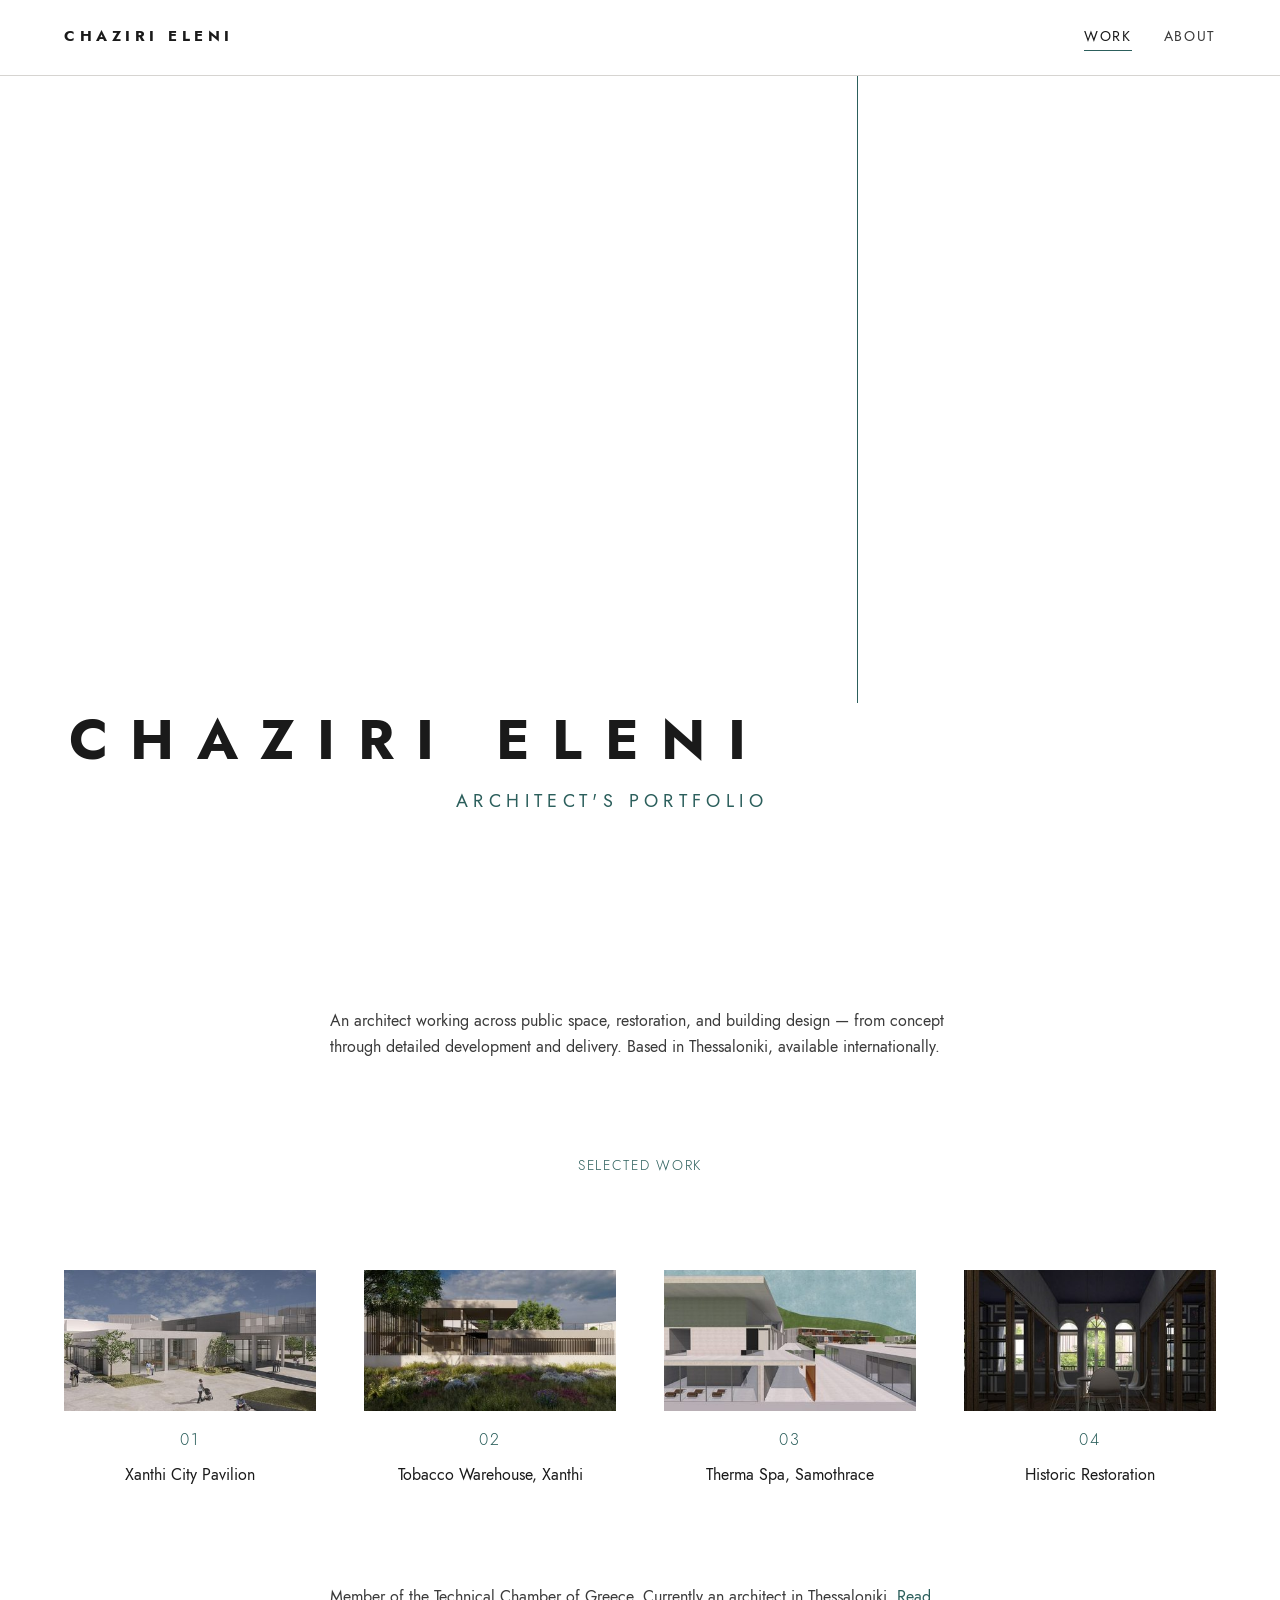
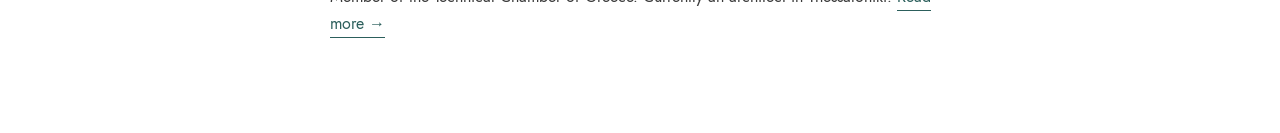
<file: index.html>
<!doctype html>
<html lang="en">
<head>
  <meta charset="utf-8">
  <meta name="viewport" content="width=device-width, initial-scale=1">
  <title>Chaziri Eleni — Architect's Portfolio</title>
  <meta name="description" content="Portfolio of architect Chaziri Eleni: public space, restoration, and building design from concept to detailed delivery.">
  <link rel="stylesheet" href="styles/base.css">
  <link rel="stylesheet" href="styles/site.css">
  <link rel="preload" as="font" type="font/woff2" href="styles/fonts/jost-400.woff2" crossorigin>
</head>
<body>
  <a class="skip-link" href="#work">Skip to work</a>

  <header class="site-header">
    <div class="frame site-header__inner">
      <a class="site-header__wordmark" href="index.html">Chaziri Eleni</a>
      <nav class="site-nav" aria-label="Primary">
        <a href="index.html#work" aria-current="page">Work</a>
        <a href="about.html">About</a>
      </nav>
    </div>
  </header>

  <main id="main">
    <section class="hero">
      <div class="frame hero__wordmark">
        <h1 class="t-hero">Chaziri Eleni</h1>
        <span class="t-hero-sub">Architect's Portfolio</span>
      </div>
    </section>

    <section class="frame statement">
      <p>An architect working across public space, restoration, and building design — from concept through detailed development and delivery. Based in Thessaloniki, available internationally.</p>
    </section>

    <section id="work" class="frame">
      <h2 class="section-eyebrow">Selected Work</h2>
      <div class="work-grid">
        <a class="work-card" href="projects/01-xanthi-pavilion.html">
          <img src="images/web/project-01/image-01-400.jpg"
               srcset="images/web/project-01/image-01-400.jpg 400w,
                       images/web/project-01/image-01-800.jpg 800w"
               sizes="(min-width: 1000px) 25vw, (min-width: 600px) 50vw, 100vw"
               width="595" height="335"
               alt="Exterior render of the Xanthi City Pavilion">
          <span class="work-card__num">01</span>
          <span class="work-card__title">Xanthi City Pavilion</span>
        </a>

        <a class="work-card" href="projects/02-tobacco-warehouse.html">
          <img src="images/web/project-02/image-28-400.jpg"
               srcset="images/web/project-02/image-28-400.jpg 400w,
                       images/web/project-02/image-28-800.jpg 800w"
               sizes="(min-width: 1000px) 25vw, (min-width: 600px) 50vw, 100vw"
               width="922" height="562"
               alt="Restored tobacco warehouse on Nestos Street, Xanthi">
          <span class="work-card__num">02</span>
          <span class="work-card__title">Tobacco Warehouse, Xanthi</span>
        </a>

        <a class="work-card" href="projects/03-therma-spa.html">
          <img src="images/web/project-03/image-01-400.jpg"
               srcset="images/web/project-03/image-01-400.jpg 400w,
                       images/web/project-03/image-01-800.jpg 800w"
               sizes="(min-width: 1000px) 25vw, (min-width: 600px) 50vw, 100vw"
               width="594" height="334"
               alt="Spa facilities and hospitality areas in Therma, Samothrace">
          <span class="work-card__num">03</span>
          <span class="work-card__title">Therma Spa, Samothrace</span>
        </a>

        <a class="work-card" href="projects/04-historic-restoration.html">
          <img src="images/web/project-04/image-06-400.jpg"
               srcset="images/web/project-04/image-06-400.jpg 400w,
                       images/web/project-04/image-06-800.jpg 800w"
               sizes="(min-width: 1000px) 25vw, (min-width: 600px) 50vw, 100vw"
               width="658" height="757"
               alt="Restored facade of historic building">
          <span class="work-card__num">04</span>
          <span class="work-card__title">Historic Restoration</span>
        </a>
      </div>
    </section>

    <section class="frame about-teaser">
      <p>Member of the Technical Chamber of Greece. Currently an architect in Thessaloniki. <a href="about.html">Read more →</a></p>
    </section>
  </main>
</body>
</html>
</file>
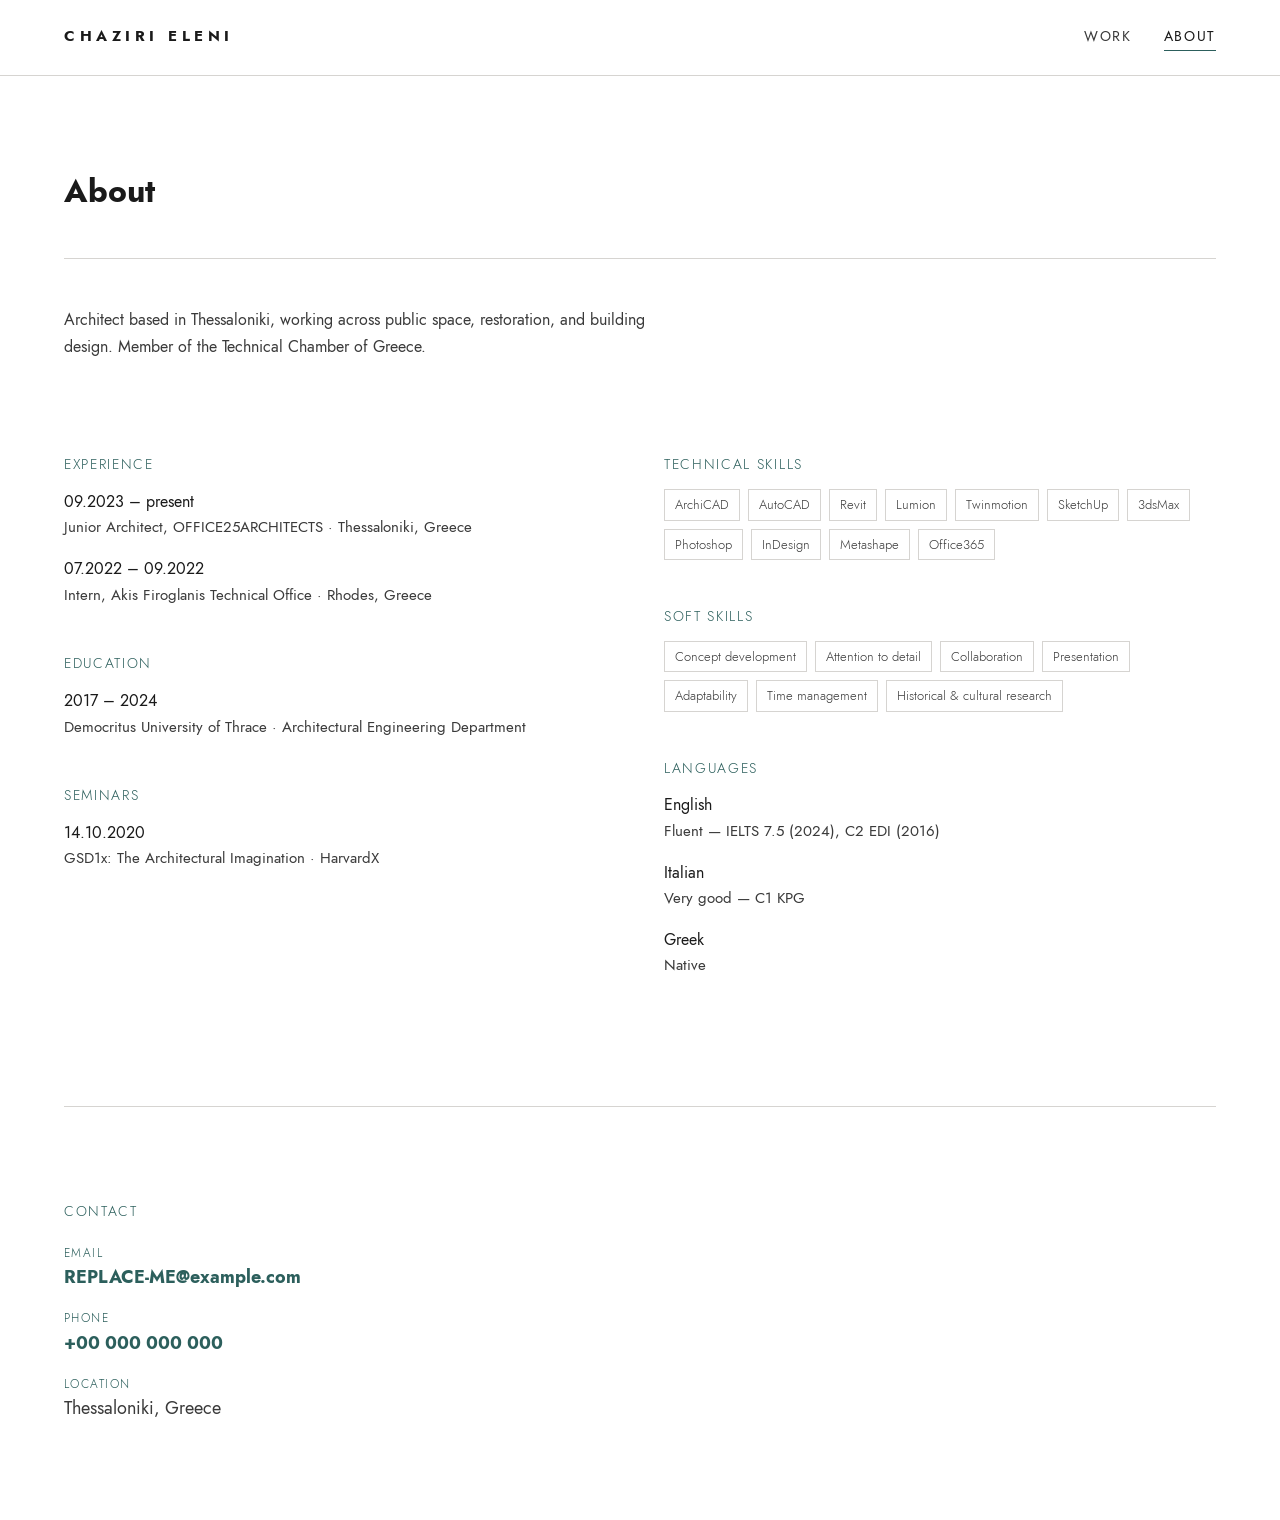
<file: about.html>
<!doctype html>
<html lang="en">
<head>
  <meta charset="utf-8">
  <meta name="viewport" content="width=device-width, initial-scale=1">
  <title>About — Chaziri Eleni</title>
  <meta name="description" content="Chaziri Eleni — architect based in Thessaloniki, working across public space, restoration, and building design.">
  <link rel="stylesheet" href="styles/base.css">
  <link rel="stylesheet" href="styles/site.css">
  <link rel="preload" as="font" type="font/woff2" href="styles/fonts/jost-400.woff2" crossorigin>
</head>
<body>
  <a class="skip-link" href="#main">Skip to content</a>

  <header class="site-header">
    <div class="frame site-header__inner">
      <a class="site-header__wordmark" href="index.html">Chaziri Eleni</a>
      <nav class="site-nav" aria-label="Primary">
        <a href="index.html#work">Work</a>
        <a href="about.html" aria-current="page">About</a>
      </nav>
    </div>
  </header>

  <main id="main">
    <div class="frame">
      <header class="about-header">
        <h1 class="t-h1">About</h1>
        <hr class="rule">
      </header>

      <p>Architect based in Thessaloniki, working across public space, restoration, and building design. Member of the Technical Chamber of Greece.</p>

      <section class="about-grid" aria-label="Experience, education and skills">
        <div class="about-block">
          <h2>Experience</h2>
          <dl>
            <dt>09.2023 – present</dt>
            <dd>Junior Architect, OFFICE25ARCHITECTS · Thessaloniki, Greece</dd>
            <dt>07.2022 – 09.2022</dt>
            <dd>Intern, Akis Firoglanis Technical Office · Rhodes, Greece</dd>
          </dl>

          <h2>Education</h2>
          <dl>
            <dt>2017 – 2024</dt>
            <dd>Democritus University of Thrace · Architectural Engineering Department</dd>
          </dl>

          <h2>Seminars</h2>
          <dl>
            <dt>14.10.2020</dt>
            <dd>GSD1x: The Architectural Imagination · HarvardX</dd>
          </dl>
        </div>

        <div class="about-block">
          <h2>Technical Skills</h2>
          <ul class="skill-tags">
            <li>ArchiCAD</li>
            <li>AutoCAD</li>
            <li>Revit</li>
            <li>Lumion</li>
            <li>Twinmotion</li>
            <li>SketchUp</li>
            <li>3dsMax</li>
            <li>Photoshop</li>
            <li>InDesign</li>
            <li>Metashape</li>
            <li>Office365</li>
          </ul>

          <h2>Soft Skills</h2>
          <ul class="skill-tags">
            <li>Concept development</li>
            <li>Attention to detail</li>
            <li>Collaboration</li>
            <li>Presentation</li>
            <li>Adaptability</li>
            <li>Time management</li>
            <li>Historical &amp; cultural research</li>
          </ul>

          <h2>Languages</h2>
          <dl>
            <dt>English</dt>
            <dd>Fluent — IELTS 7.5 (2024), C2 EDI (2016)</dd>
            <dt>Italian</dt>
            <dd>Very good — C1 KPG</dd>
            <dt>Greek</dt>
            <dd>Native</dd>
          </dl>
        </div>
      </section>

      <hr class="rule">

      <section id="contact" class="contact-block" aria-label="Contact">
        <h2 class="section-eyebrow">Contact</h2>
        <dl>
          <dt>Email</dt>
          <dd><a href="mailto:REPLACE-ME@example.com">REPLACE-ME@example.com</a></dd>
          <dt>Phone</dt>
          <dd><a href="tel:+00000000000">+00 000 000 000</a></dd>
          <dt>Location</dt>
          <dd>Thessaloniki, Greece</dd>
        </dl>
      </section>
    </div>
  </main>
</body>
</html>
</file>
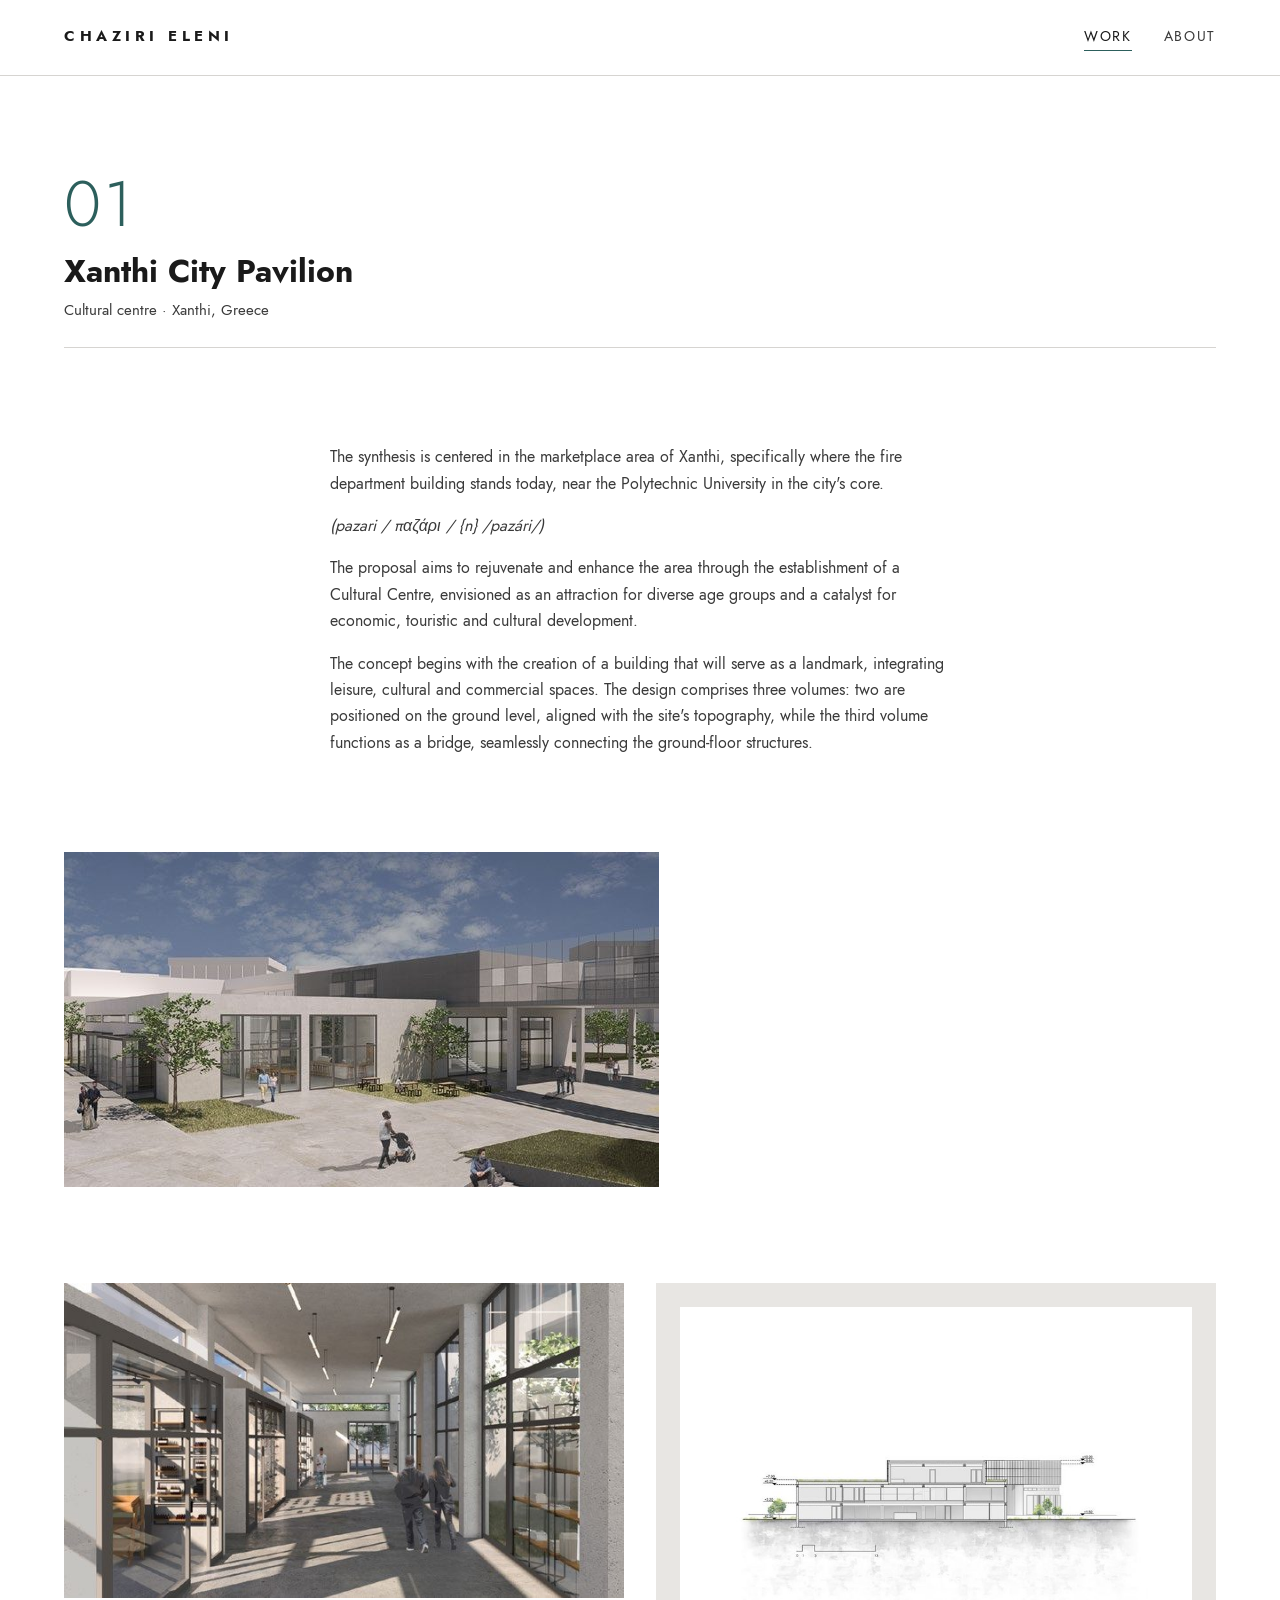
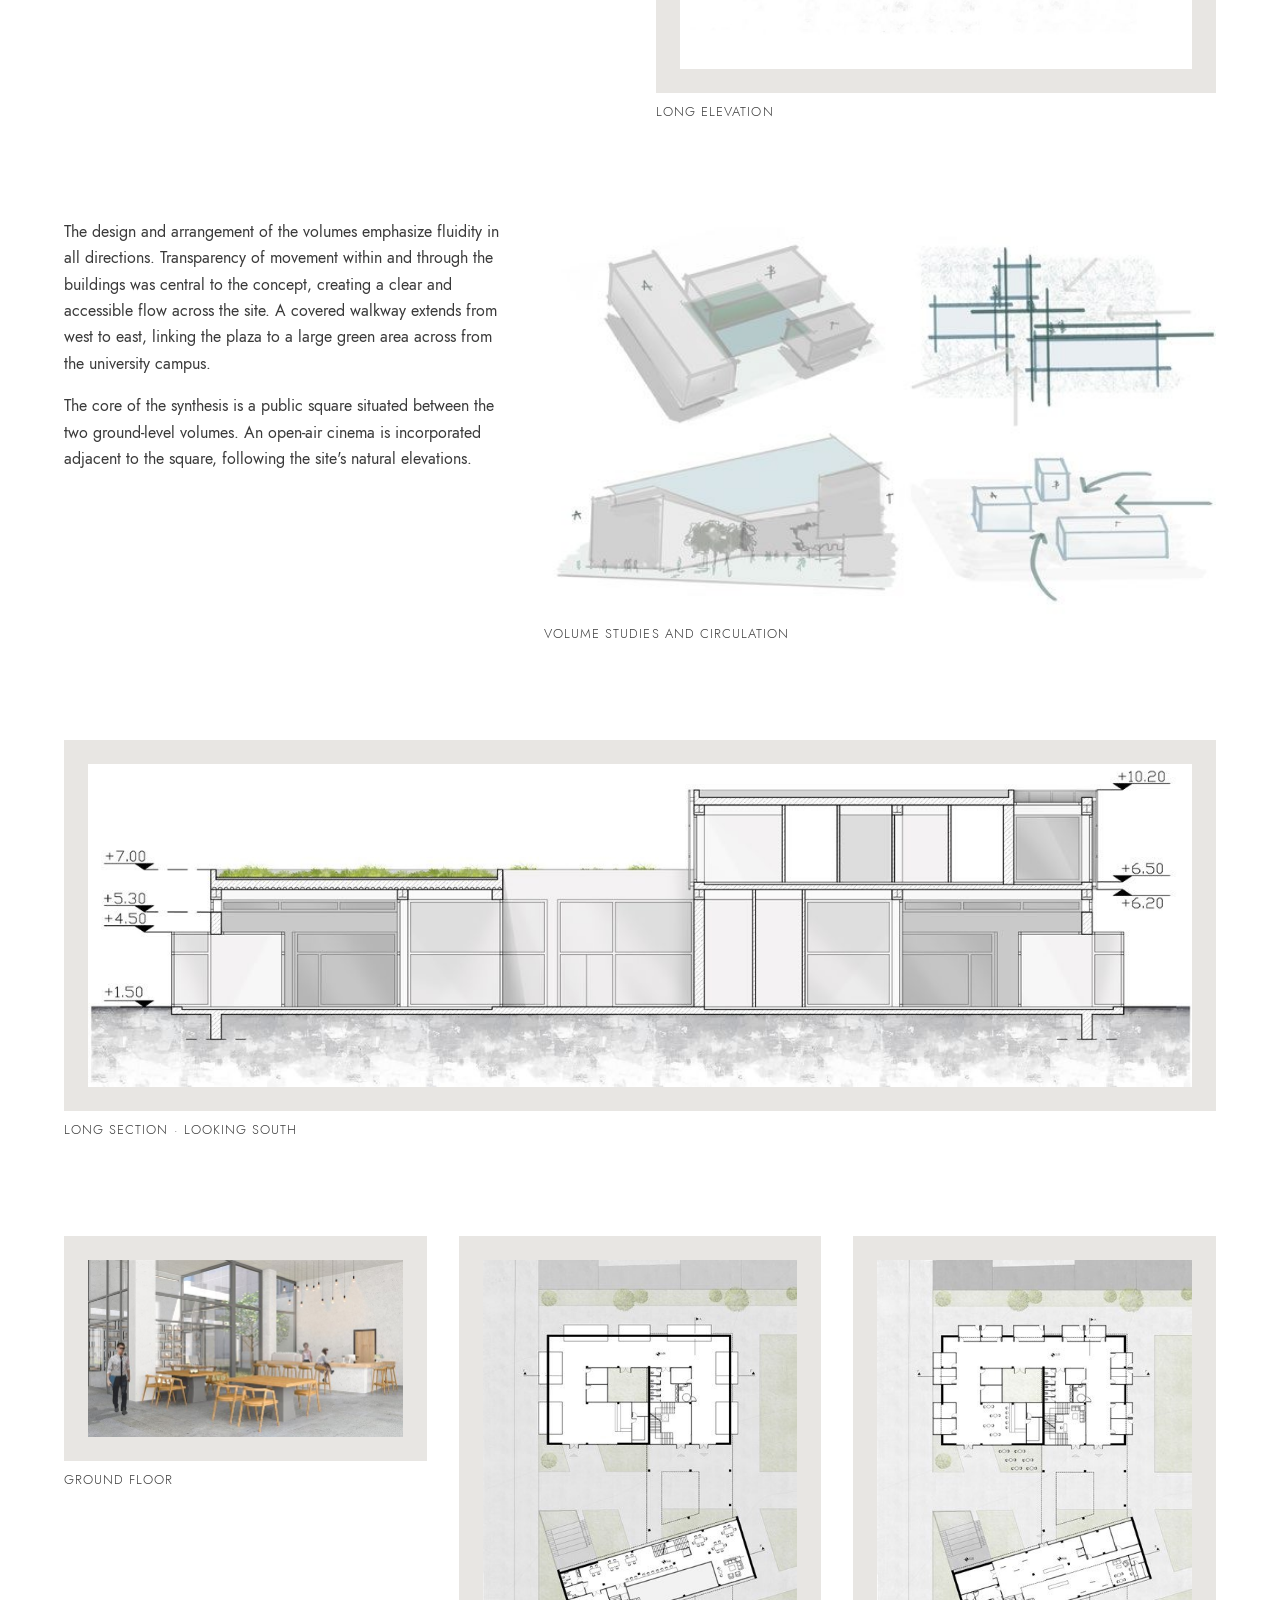
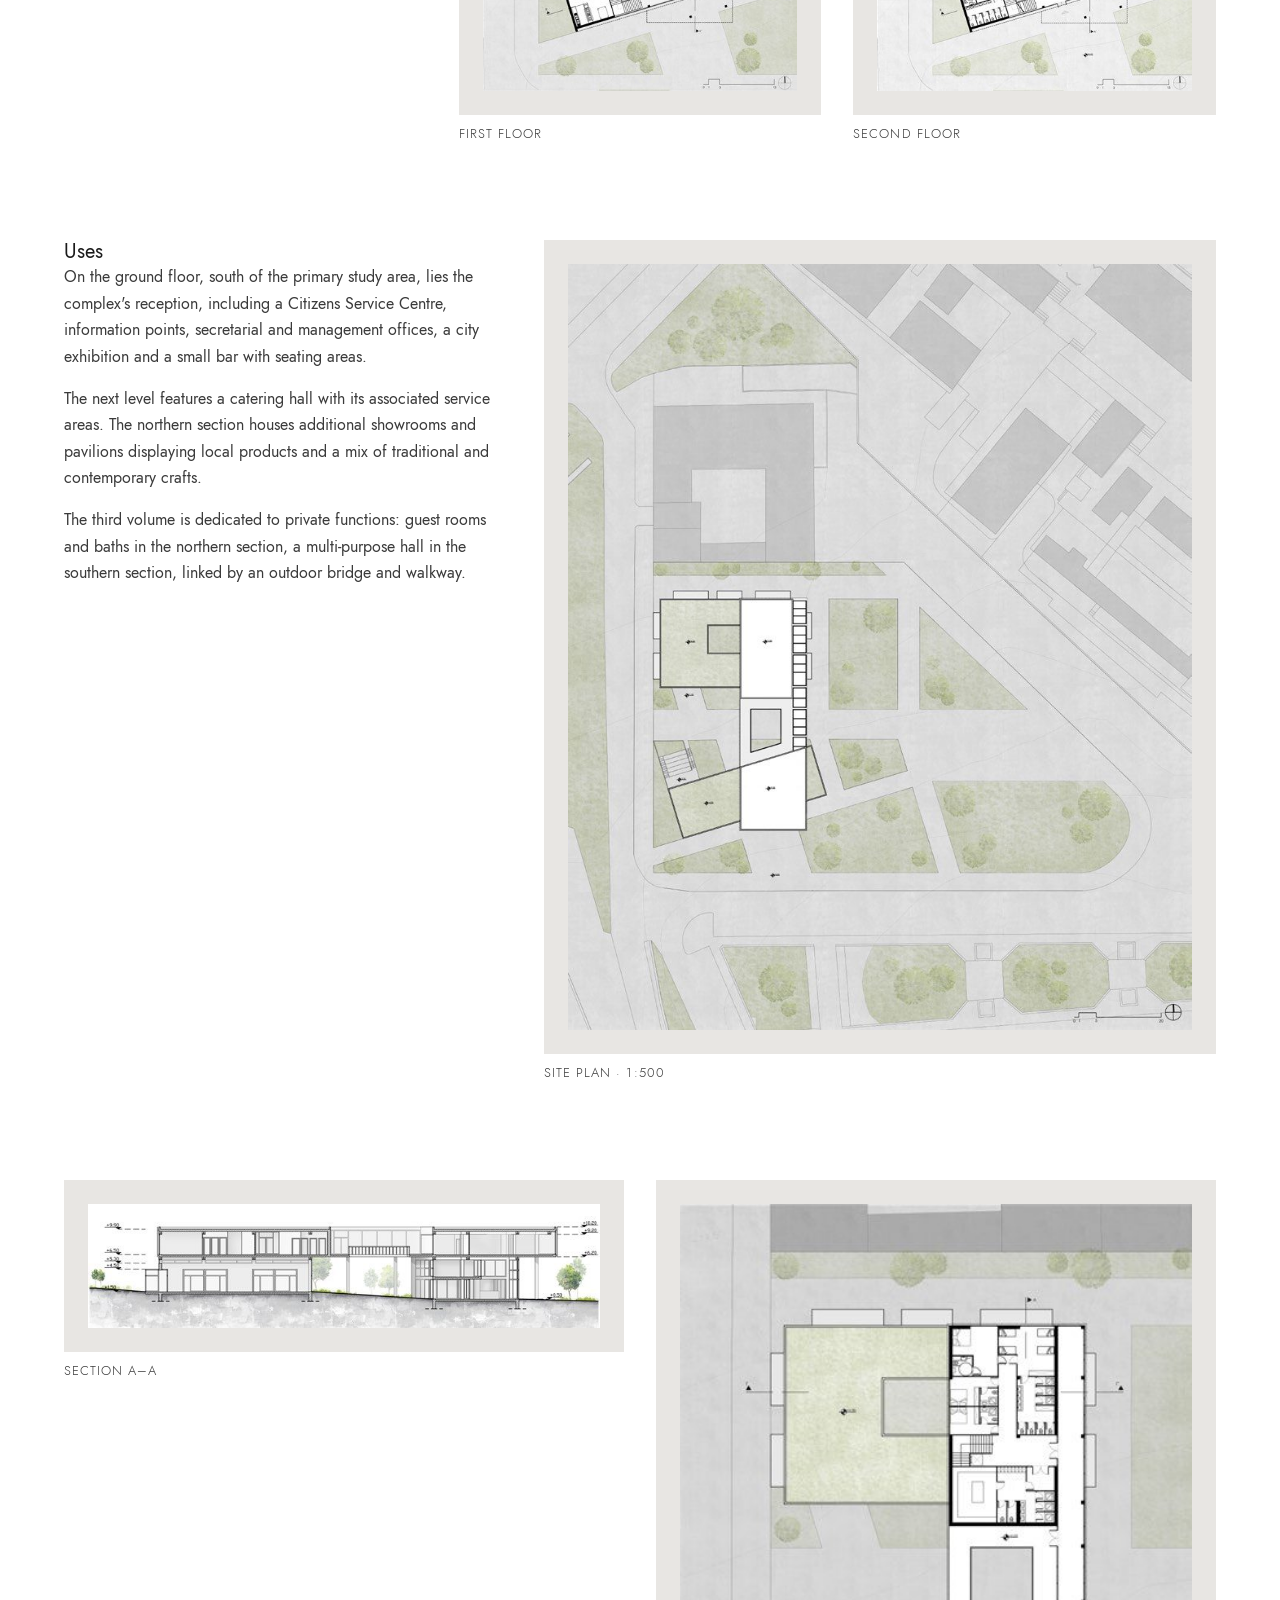
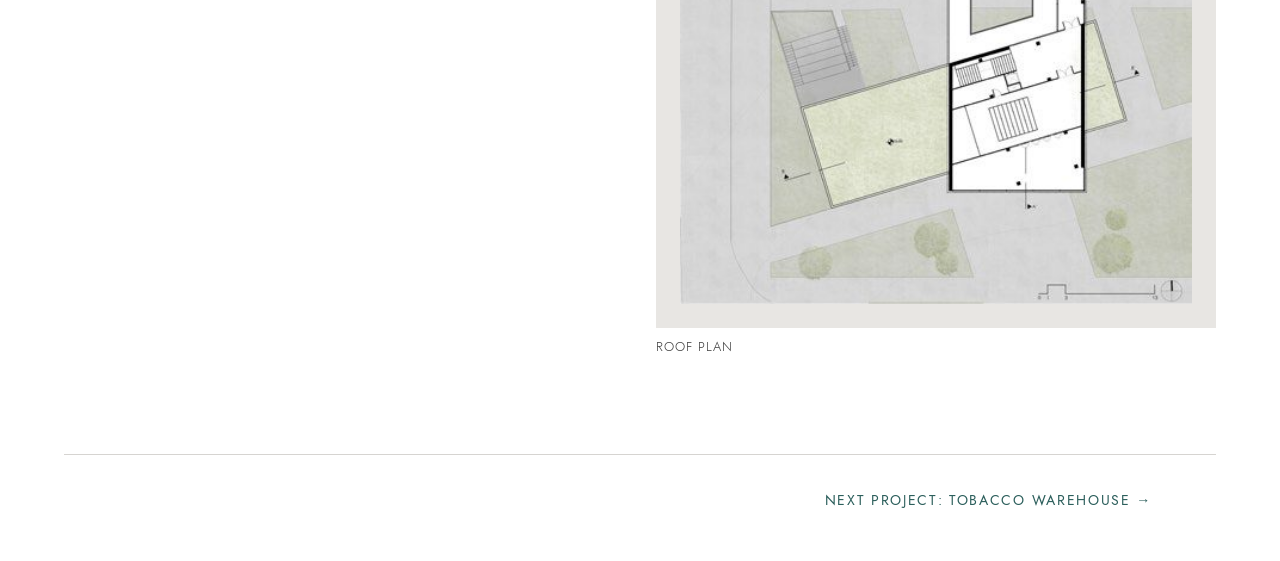
<file: projects/01-xanthi-pavilion.html>
<!doctype html>
<html lang="en">
<head>
  <meta charset="utf-8">
  <meta name="viewport" content="width=device-width, initial-scale=1">
  <title>Xanthi City Pavilion — Chaziri Eleni</title>
  <meta name="description" content="A cultural centre for Xanthi: three volumes integrating leisure, cultural and commercial spaces around a public square.">
  <link rel="stylesheet" href="../styles/base.css">
  <link rel="stylesheet" href="../styles/site.css">
  <link rel="stylesheet" href="../styles/project.css">
  <link rel="preload" as="font" type="font/woff2" href="../styles/fonts/jost-400.woff2" crossorigin>
</head>
<body>
  <a class="skip-link" href="#main">Skip to content</a>

  <header class="site-header">
    <div class="frame site-header__inner">
      <a class="site-header__wordmark" href="../index.html">Chaziri Eleni</a>
      <nav class="site-nav" aria-label="Primary">
        <a href="../index.html#work" aria-current="page">Work</a>
        <a href="../about.html">About</a>
      </nav>
    </div>
  </header>

  <main id="main" class="frame">
    <article>
      <header class="project-header">
        <span class="project-header__num">01</span>
        <h1 class="project-header__title">Xanthi City Pavilion</h1>
        <span class="project-header__meta">Cultural centre · Xanthi, Greece</span>
        <hr class="project-header__rule">
      </header>

      <section class="spread spread--text-only">
        <p>The synthesis is centered in the marketplace area of Xanthi, specifically where the fire department building stands today, near the Polytechnic University in the city's core.</p>
        <p><em>(pazari / παζάρι / {n} /pazári/)</em></p>
        <p>The proposal aims to rejuvenate and enhance the area through the establishment of a Cultural Centre, envisioned as an attraction for diverse age groups and a catalyst for economic, touristic and cultural development.</p>
        <p>The concept begins with the creation of a building that will serve as a landmark, integrating leisure, cultural and commercial spaces. The design comprises three volumes: two are positioned on the ground level, aligned with the site's topography, while the third volume functions as a bridge, seamlessly connecting the ground-floor structures.</p>
      </section>

      <section class="spread spread--full">
        <figure>
          <img src="../images/web/project-01/image-01-1600.jpg"
               srcset="../images/web/project-01/image-01-800.jpg 800w,
                       ../images/web/project-01/image-01-1600.jpg 1600w"
               sizes="(min-width: 1000px) 1400px, 100vw"
               width="595" height="335"
               fetchpriority="high"
               alt="Exterior render of the Xanthi City Pavilion: a low concrete volume with full-height glazing opening onto a paved public square.">
        </figure>
      </section>

      <section class="spread spread--two-up">
        <figure>
          <img src="../images/web/project-01/image-04-1600.jpg"
               srcset="../images/web/project-01/image-04-400.jpg 400w,
                       ../images/web/project-01/image-04-800.jpg 800w,
                       ../images/web/project-01/image-04-1600.jpg 1600w"
               sizes="(min-width: 600px) 50vw, 100vw"
               width="631" height="355"
               loading="lazy"
               alt="Interior view of the covered walkway lined with shelving displays, linear pendant lighting and full-height glazing onto the public square.">
        </figure>
        <figure>
          <div class="drawing">
            <img src="../images/web/project-01/image-09-1600.jpg"
                 srcset="../images/web/project-01/image-09-400.jpg 400w,
                         ../images/web/project-01/image-09-800.jpg 800w,
                         ../images/web/project-01/image-09-1600.jpg 1600w"
                 sizes="(min-width: 600px) 50vw, 100vw"
                 width="817" height="578"
                 loading="lazy"
                 alt="Long elevation showing the three volumes from across the public square, with the upper bridging volume connecting the two ground-level structures.">
          </div>
          <figcaption>Long elevation</figcaption>
        </figure>
      </section>

      <section class="spread spread--asymmetric">
        <div class="text">
          <p>The design and arrangement of the volumes emphasize fluidity in all directions. Transparency of movement within and through the buildings was central to the concept, creating a clear and accessible flow across the site. A covered walkway extends from west to east, linking the plaza to a large green area across from the university campus.</p>
          <p>The core of the synthesis is a public square situated between the two ground-level volumes. An open-air cinema is incorporated adjacent to the square, following the site's natural elevations.</p>
        </div>
        <figure>
          <img src="../images/web/project-01/image-02-1600.jpg"
               srcset="../images/web/project-01/image-02-800.jpg 800w,
                       ../images/web/project-01/image-02-1600.jpg 1600w"
               sizes="(min-width: 1000px) 60vw, 100vw"
               width="599" height="353"
               loading="lazy"
               alt="Four-quadrant diagram showing volume axonometrics, axis lines, longitudinal section, and a circulation diagram of the three-volume composition.">
          <figcaption>Volume studies and circulation</figcaption>
        </figure>
      </section>

      <section class="spread spread--full">
        <figure>
          <div class="drawing">
            <img src="../images/web/project-01/image-03-1600.jpg"
                 srcset="../images/web/project-01/image-03-800.jpg 800w,
                         ../images/web/project-01/image-03-1600.jpg 1600w"
                 sizes="(min-width: 1000px) 1400px, 100vw"
                 width="1331" height="389"
                 loading="lazy"
                 alt="Long section through the three volumes showing the bridging upper volume connecting the two ground-level structures, with level annotations from +1.50 to +10.20 metres.">
          </div>
          <figcaption>Long section · Looking south</figcaption>
        </figure>
      </section>

      <section class="spread spread--three-up">
        <figure>
          <div class="drawing">
            <img src="../images/web/project-01/image-05-1600.jpg"
                 srcset="../images/web/project-01/image-05-400.jpg 400w,
                         ../images/web/project-01/image-05-800.jpg 800w,
                         ../images/web/project-01/image-05-1600.jpg 1600w"
                 sizes="(min-width: 1000px) 33vw, 100vw"
                 width="631" height="355"
                 loading="lazy"
                 alt="Ground floor plan of the cultural centre showing reception, citizens' service centre and exhibition rooms.">
          </div>
          <figcaption>Ground floor</figcaption>
        </figure>
        <figure>
          <div class="drawing">
            <img src="../images/web/project-01/image-06-1600.jpg"
                 srcset="../images/web/project-01/image-06-400.jpg 400w,
                         ../images/web/project-01/image-06-800.jpg 800w,
                         ../images/web/project-01/image-06-1600.jpg 1600w"
                 sizes="(min-width: 1000px) 33vw, 100vw"
                 width="429" height="587"
                 loading="lazy"
                 alt="First floor plan showing the catering hall and associated service areas.">
          </div>
          <figcaption>First floor</figcaption>
        </figure>
        <figure>
          <div class="drawing">
            <img src="../images/web/project-01/image-07-1600.jpg"
                 srcset="../images/web/project-01/image-07-400.jpg 400w,
                         ../images/web/project-01/image-07-800.jpg 800w,
                         ../images/web/project-01/image-07-1600.jpg 1600w"
                 sizes="(min-width: 1000px) 33vw, 100vw"
                 width="429" height="587"
                 loading="lazy"
                 alt="Second floor plan showing private functions, guest rooms and the multi-purpose hall.">
          </div>
          <figcaption>Second floor</figcaption>
        </figure>
      </section>

      <section class="spread spread--text-image">
        <div class="text">
          <h2 class="t-h2">Uses</h2>
          <p>On the ground floor, south of the primary study area, lies the complex's reception, including a Citizens Service Centre, information points, secretarial and management offices, a city exhibition and a small bar with seating areas.</p>
          <p>The next level features a catering hall with its associated service areas. The northern section houses additional showrooms and pavilions displaying local products and a mix of traditional and contemporary crafts.</p>
          <p>The third volume is dedicated to private functions: guest rooms and baths in the northern section, a multi-purpose hall in the southern section, linked by an outdoor bridge and walkway.</p>
        </div>
        <figure>
          <div class="drawing">
            <img src="../images/web/project-01/image-10-1600.jpg"
                 srcset="../images/web/project-01/image-10-800.jpg 800w,
                         ../images/web/project-01/image-10-1600.jpg 1600w"
                 sizes="(min-width: 1000px) 60vw, 100vw"
                 width="766" height="940"
                 loading="lazy"
                 alt="Site masterplan showing the three pavilion volumes set within the surrounding urban fabric of Xanthi.">
          </div>
          <figcaption>Site plan · 1:500</figcaption>
        </figure>
      </section>

      <section class="spread spread--two-up">
        <figure>
          <div class="drawing">
            <img src="../images/web/project-01/image-08-1600.jpg"
                 srcset="../images/web/project-01/image-08-800.jpg 800w,
                         ../images/web/project-01/image-08-1600.jpg 1600w"
                 sizes="(min-width: 600px) 50vw, 100vw"
                 width="685" height="167"
                 loading="lazy"
                 alt="Short section through the cultural centre showing the relationship between the three volumes.">
          </div>
          <figcaption>Section A–A</figcaption>
        </figure>
        <figure>
          <div class="drawing">
            <img src="../images/web/project-01/image-11-1600.jpg"
                 srcset="../images/web/project-01/image-11-800.jpg 800w,
                         ../images/web/project-01/image-11-1600.jpg 1600w"
                 sizes="(min-width: 600px) 50vw, 100vw"
                 width="429" height="587"
                 loading="lazy"
                 alt="Roof plan showing the bridging upper volume between the two ground-level structures with the public square below.">
          </div>
          <figcaption>Roof plan</figcaption>
        </figure>
      </section>

      <nav class="next-project frame" aria-label="Project navigation">
        <a href="02-tobacco-warehouse.html">Next project: Tobacco Warehouse →</a>
      </nav>
    </article>
  </main>
</body>
</html>
</file>
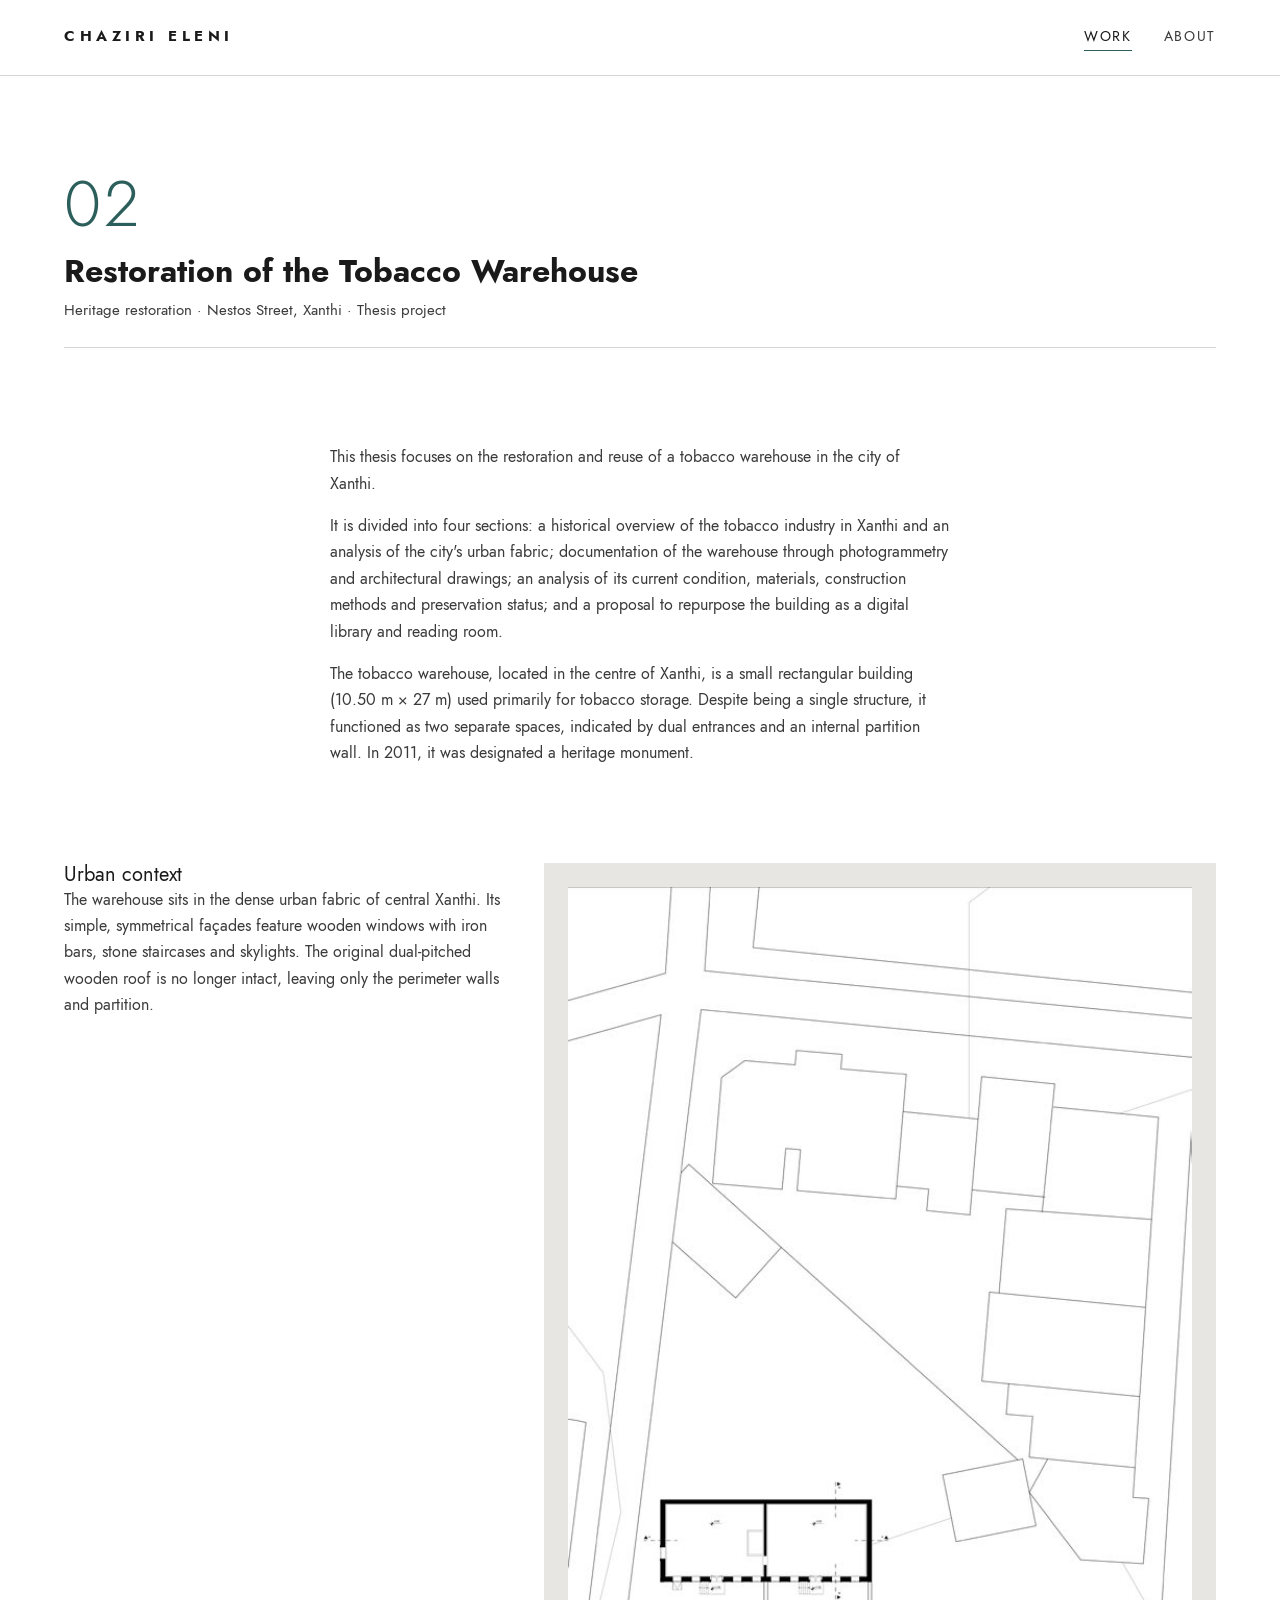
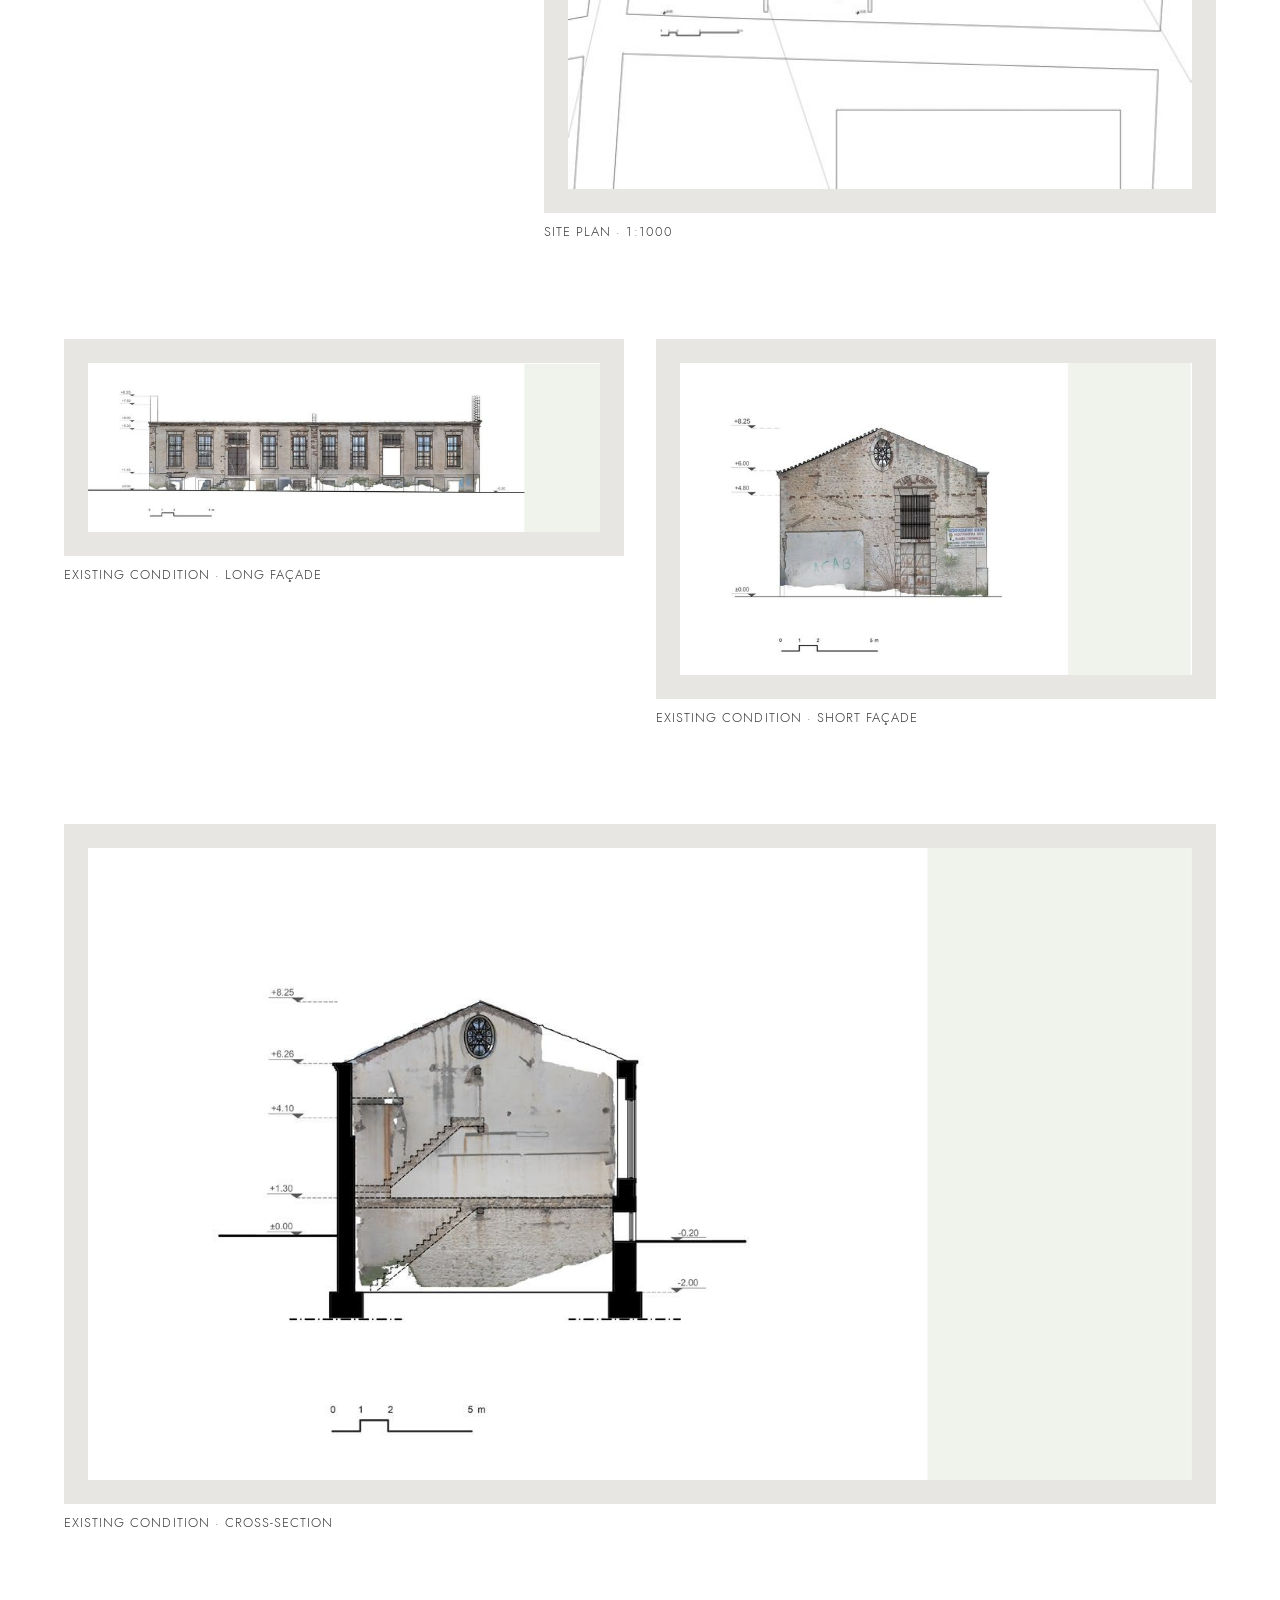
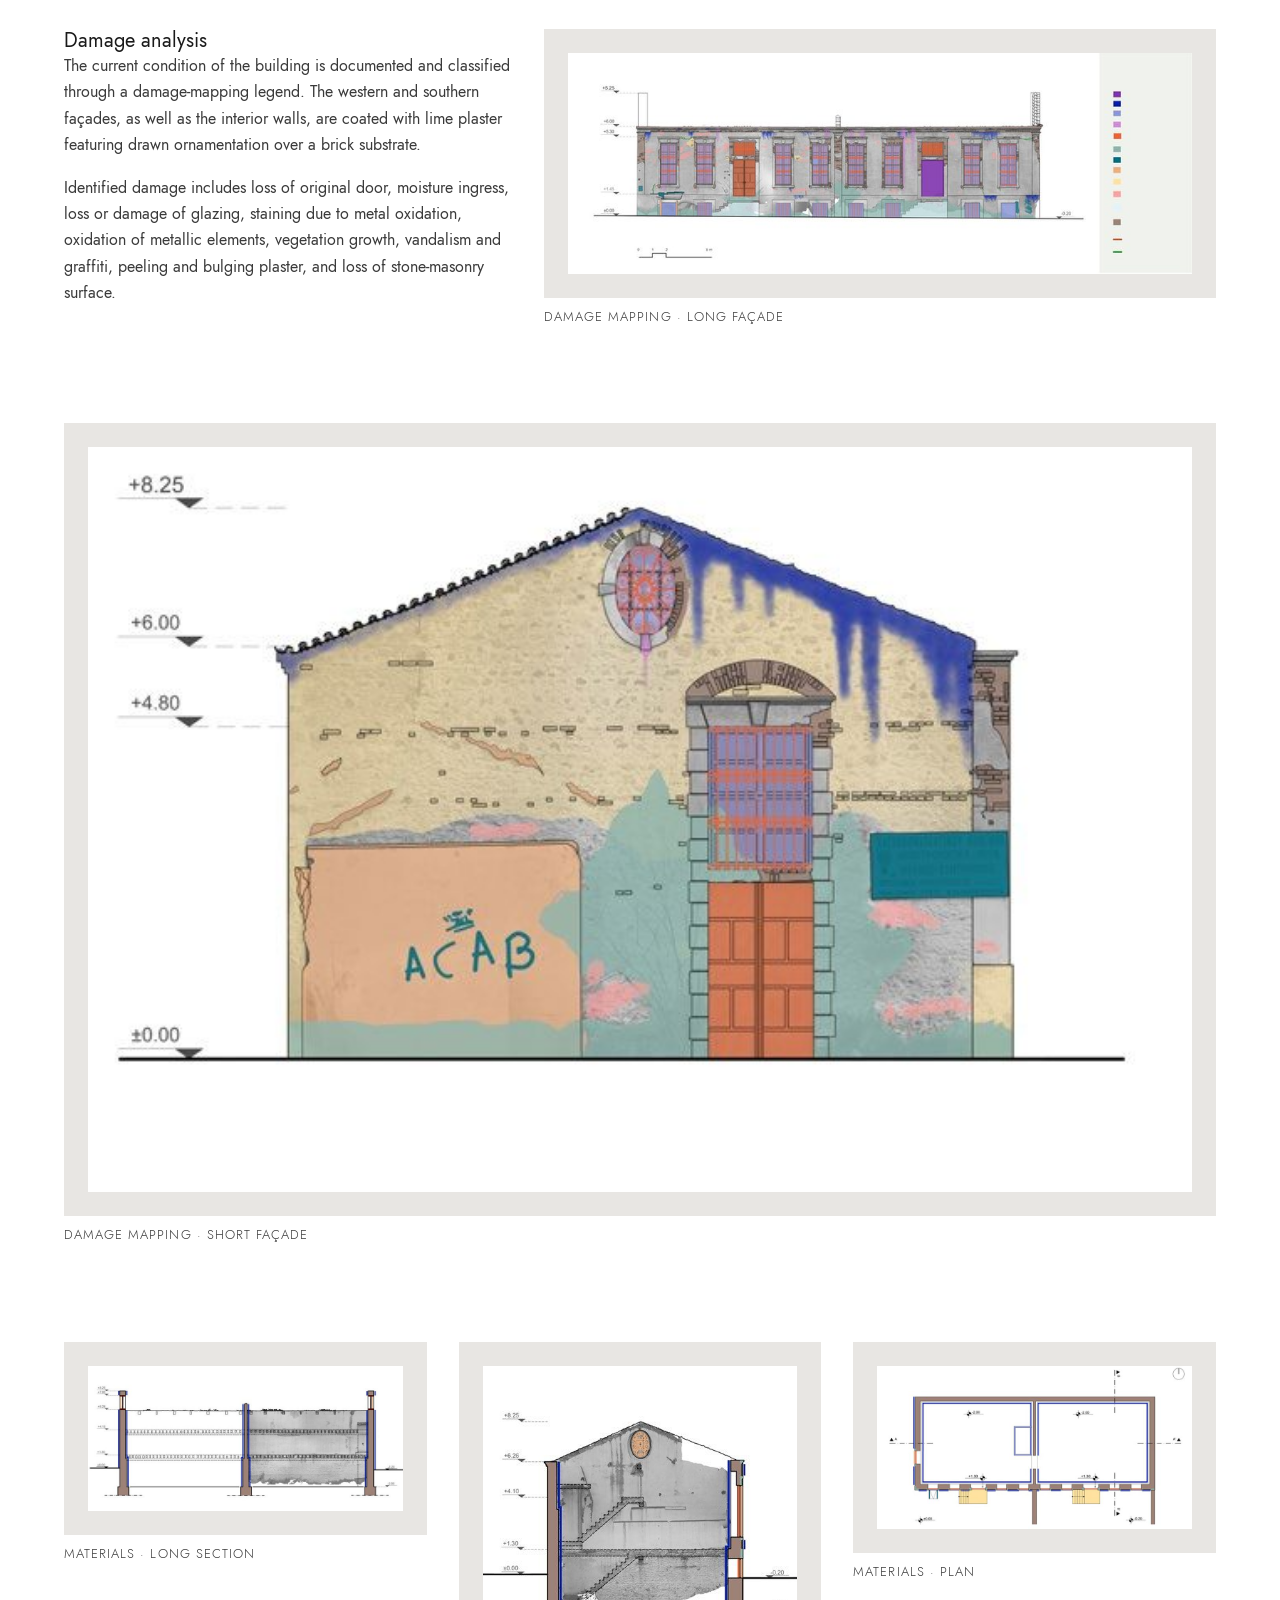
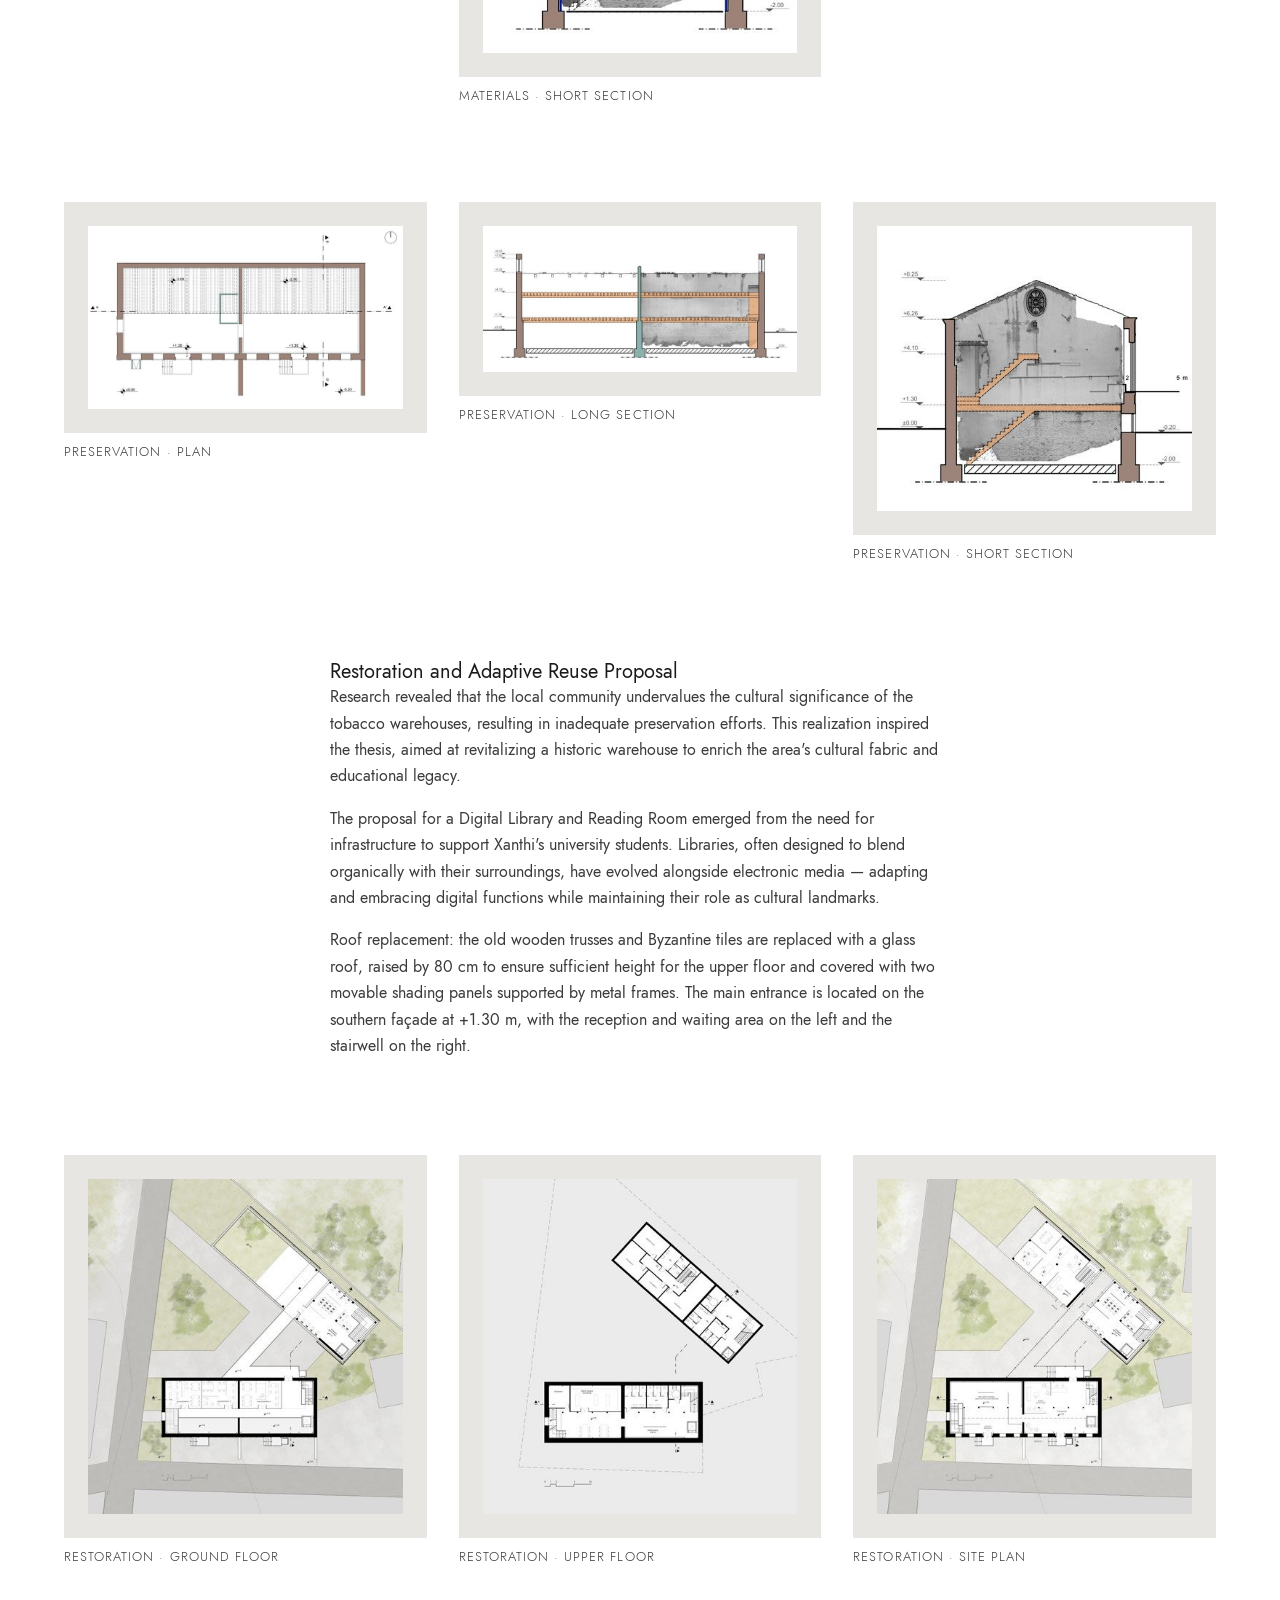
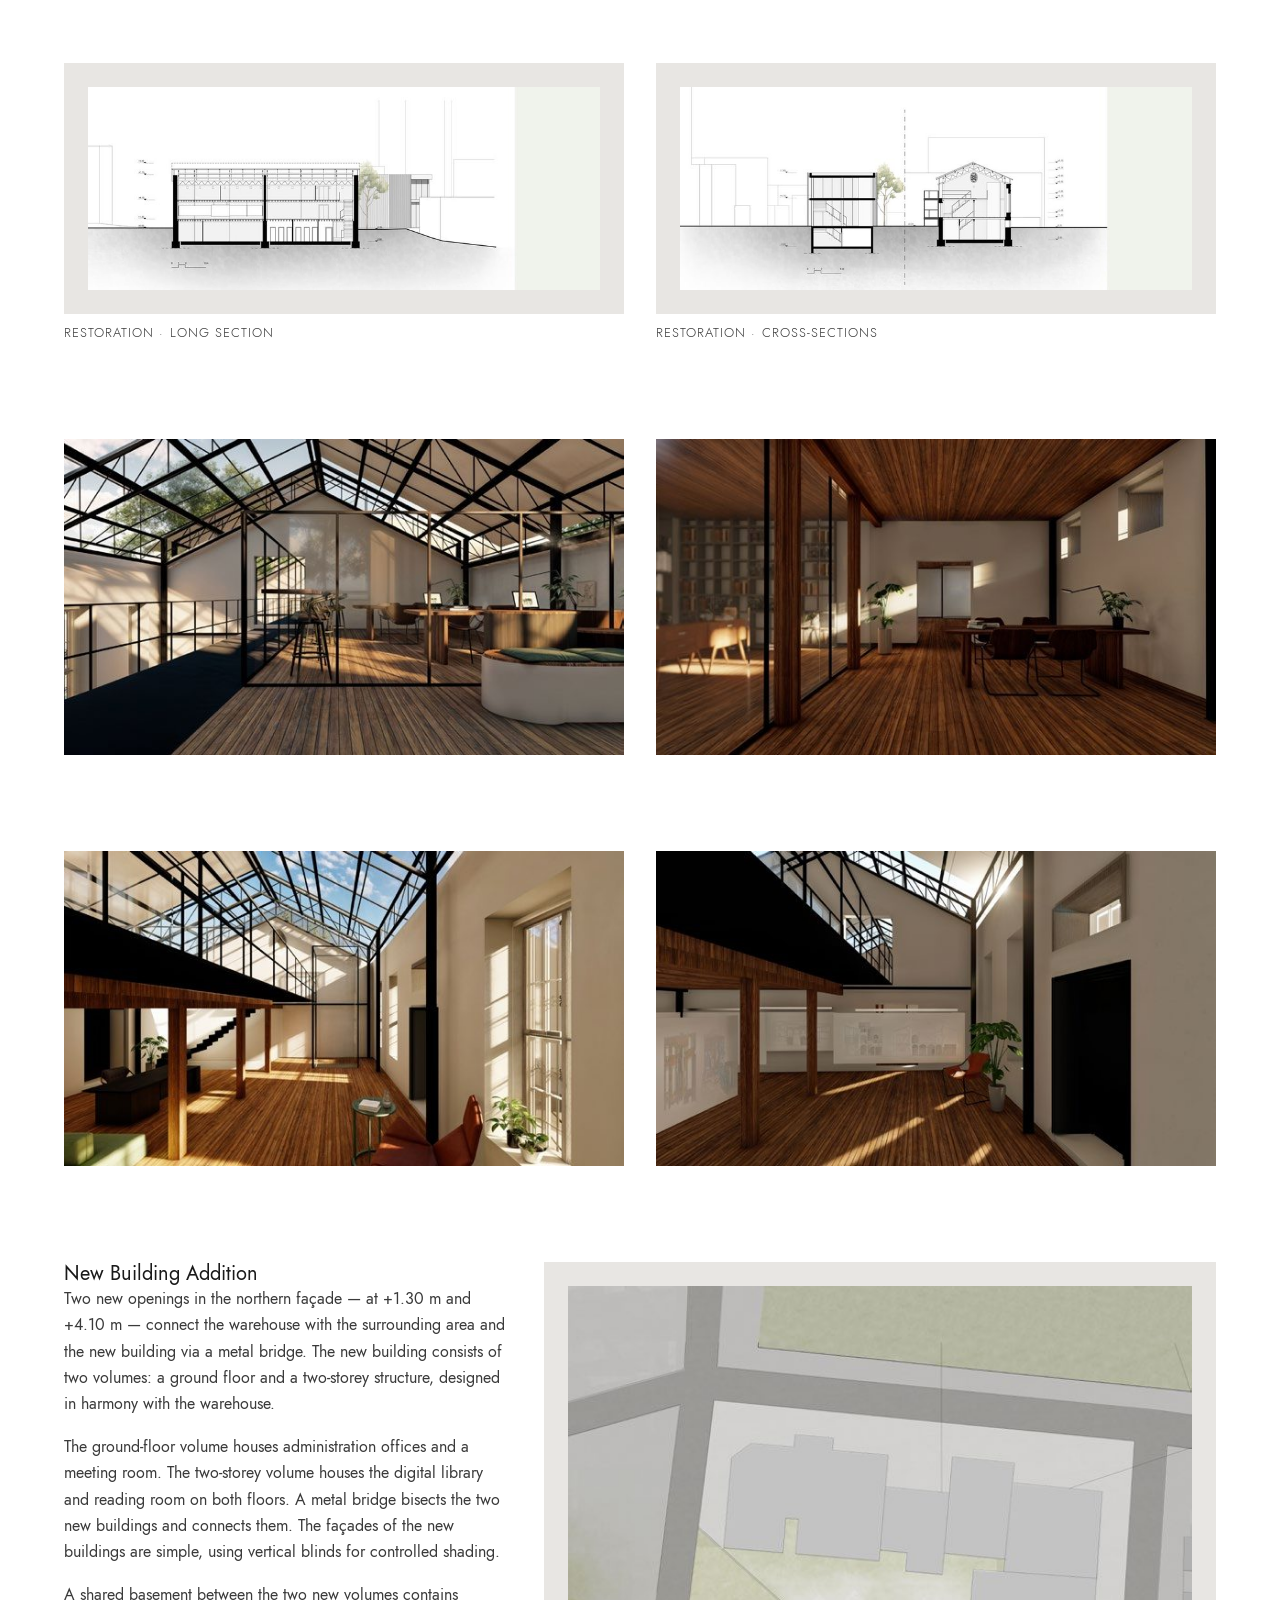
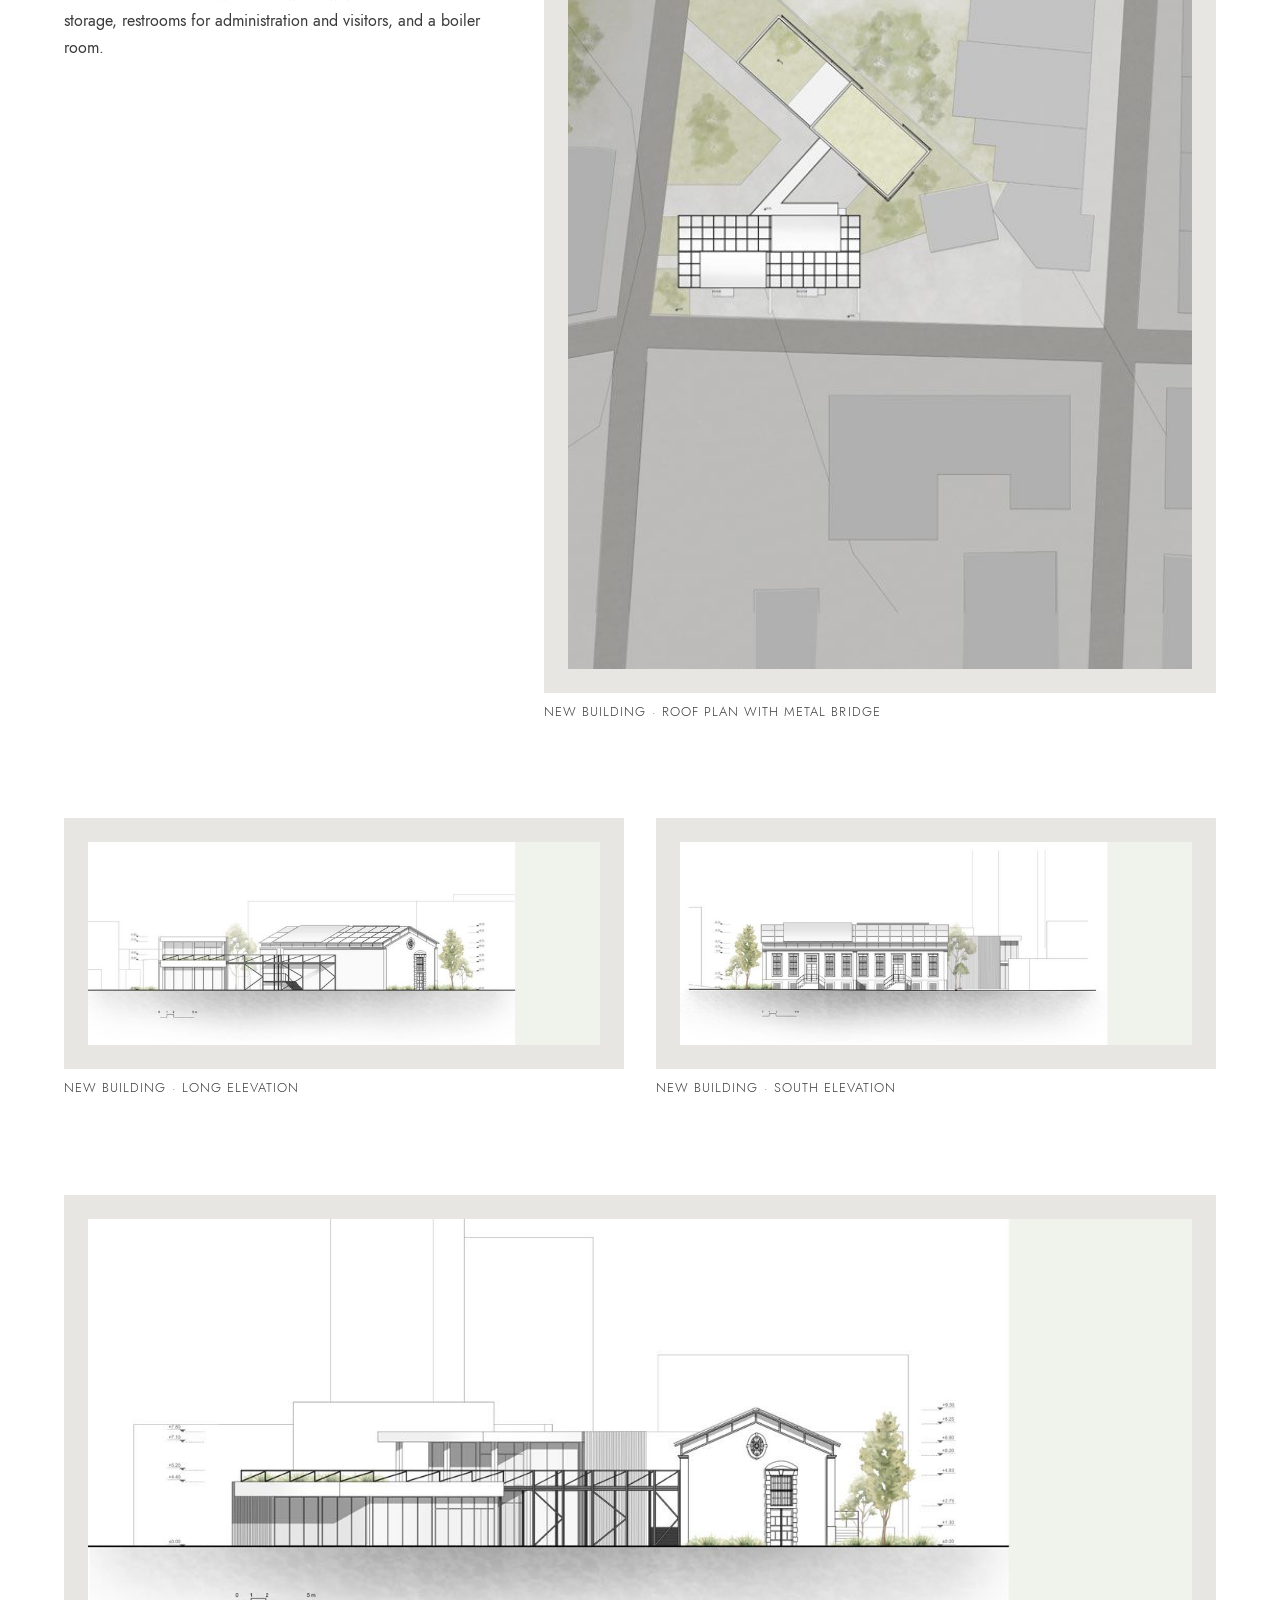
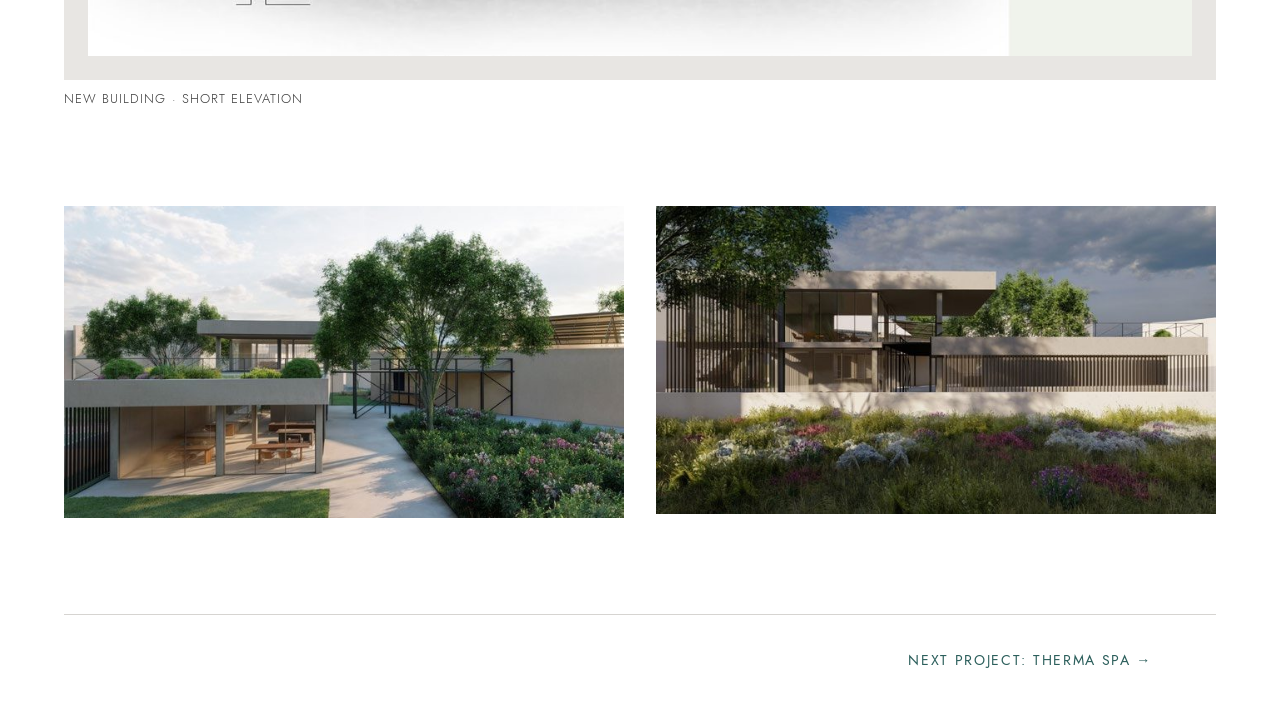
<file: projects/02-tobacco-warehouse.html>
<!doctype html>
<html lang="en">
<head>
  <meta charset="utf-8">
  <meta name="viewport" content="width=device-width, initial-scale=1">
  <title>Tobacco Warehouse Restoration — Chaziri Eleni</title>
  <meta name="description" content="Restoration and adaptive reuse of a heritage tobacco warehouse on Nestos Street, Xanthi, as a digital library and reading room.">
  <link rel="stylesheet" href="../styles/base.css">
  <link rel="stylesheet" href="../styles/site.css">
  <link rel="stylesheet" href="../styles/project.css">
  <link rel="preload" as="font" type="font/woff2" href="../styles/fonts/jost-400.woff2" crossorigin>
</head>
<body>
  <a class="skip-link" href="#main">Skip to content</a>

  <header class="site-header">
    <div class="frame site-header__inner">
      <a class="site-header__wordmark" href="../index.html">Chaziri Eleni</a>
      <nav class="site-nav" aria-label="Primary">
        <a href="../index.html#work" aria-current="page">Work</a>
        <a href="../about.html">About</a>
      </nav>
    </div>
  </header>

  <main id="main" class="frame">
    <article>
      <header class="project-header">
        <span class="project-header__num">02</span>
        <h1 class="project-header__title">Restoration of the Tobacco Warehouse</h1>
        <span class="project-header__meta">Heritage restoration · Nestos Street, Xanthi · Thesis project</span>
        <hr class="project-header__rule">
      </header>

      <section class="spread spread--text-only">
        <p>This thesis focuses on the restoration and reuse of a tobacco warehouse in the city of Xanthi.</p>
        <p>It is divided into four sections: a historical overview of the tobacco industry in Xanthi and an analysis of the city's urban fabric; documentation of the warehouse through photogrammetry and architectural drawings; an analysis of its current condition, materials, construction methods and preservation status; and a proposal to repurpose the building as a digital library and reading room.</p>
        <p>The tobacco warehouse, located in the centre of Xanthi, is a small rectangular building (10.50 m × 27 m) used primarily for tobacco storage. Despite being a single structure, it functioned as two separate spaces, indicated by dual entrances and an internal partition wall. In 2011, it was designated a heritage monument.</p>
      </section>

      <section class="spread spread--asymmetric">
        <div class="text">
          <h2 class="t-h2">Urban context</h2>
          <p>The warehouse sits in the dense urban fabric of central Xanthi. Its simple, symmetrical façades feature wooden windows with iron bars, stone staircases and skylights. The original dual-pitched wooden roof is no longer intact, leaving only the perimeter walls and partition.</p>
        </div>
        <figure>
          <div class="drawing">
            <img src="../images/web/project-02/image-01-1600.jpg"
                 srcset="../images/web/project-02/image-01-800.jpg 800w,
                         ../images/web/project-02/image-01-1600.jpg 1600w"
                 sizes="(min-width: 1000px) 60vw, 100vw"
                 width="598" height="865"
                 fetchpriority="high"
                 alt="Site plan showing the rectangular footprint of the tobacco warehouse within the surrounding urban grid of central Xanthi.">
          </div>
          <figcaption>Site plan · 1:1000</figcaption>
        </figure>
      </section>

      <section class="spread spread--two-up">
        <figure>
          <div class="drawing">
            <img src="../images/web/project-02/image-02-1600.jpg"
                 srcset="../images/web/project-02/image-02-800.jpg 800w,
                         ../images/web/project-02/image-02-1600.jpg 1600w"
                 sizes="(min-width: 600px) 50vw, 100vw"
                 width="1639" height="542"
                 loading="lazy"
                 alt="Photogrammetric drawing of the long south façade showing the existing condition: regular fenestration with wooden windows, weathered plaster and a stone foundation.">
          </div>
          <figcaption>Existing condition · Long façade</figcaption>
        </figure>
        <figure>
          <div class="drawing">
            <img src="../images/web/project-02/image-04-1600.jpg"
                 srcset="../images/web/project-02/image-04-800.jpg 800w,
                         ../images/web/project-02/image-04-1600.jpg 1600w"
                 sizes="(min-width: 600px) 50vw, 100vw"
                 width="922" height="562"
                 loading="lazy"
                 alt="Photogrammetric drawing of the short west gable façade with stone masonry, central rosette window and ground-level graffiti.">
          </div>
          <figcaption>Existing condition · Short façade</figcaption>
        </figure>
      </section>

      <section class="spread spread--full">
        <figure>
          <div class="drawing">
            <img src="../images/web/project-02/image-03-1600.jpg"
                 srcset="../images/web/project-02/image-03-800.jpg 800w,
                         ../images/web/project-02/image-03-1600.jpg 1600w"
                 sizes="(min-width: 1000px) 1400px, 100vw"
                 width="1415" height="809"
                 loading="lazy"
                 alt="Existing-condition cross-section through the warehouse showing the gable wall, rosette window, internal stair and the collapsed mezzanine.">
          </div>
          <figcaption>Existing condition · Cross-section</figcaption>
        </figure>
      </section>

      <section class="spread spread--asymmetric">
        <div class="text">
          <h2 class="t-h2">Damage analysis</h2>
          <p>The current condition of the building is documented and classified through a damage-mapping legend. The western and southern façades, as well as the interior walls, are coated with lime plaster featuring drawn ornamentation over a brick substrate.</p>
          <p>Identified damage includes loss of original door, moisture ingress, loss or damage of glazing, staining due to metal oxidation, oxidation of metallic elements, vegetation growth, vandalism and graffiti, peeling and bulging plaster, and loss of stone-masonry surface.</p>
        </div>
        <figure>
          <div class="drawing">
            <img src="../images/web/project-02/image-06-1600.jpg"
                 srcset="../images/web/project-02/image-06-800.jpg 800w,
                         ../images/web/project-02/image-06-1600.jpg 1600w"
                 sizes="(min-width: 1000px) 60vw, 100vw"
                 width="1719" height="608"
                 loading="lazy"
                 alt="Damage-mapping drawing of the long south façade with colour-coded annotations for moisture ingress, plaster loss, vegetation growth and other damage categories.">
          </div>
          <figcaption>Damage mapping · Long façade</figcaption>
        </figure>
      </section>

      <section class="spread spread--full">
        <figure>
          <div class="drawing">
            <img src="../images/web/project-02/image-05-1600.jpg"
                 srcset="../images/web/project-02/image-05-800.jpg 800w,
                         ../images/web/project-02/image-05-1600.jpg 1600w"
                 sizes="(min-width: 1000px) 1400px, 100vw"
                 width="658" height="444"
                 loading="lazy"
                 alt="Damage-mapping drawing of the short west gable façade with colour-coded annotations highlighting graffiti, plaster loss and damaged glazing around the rosette window.">
          </div>
          <figcaption>Damage mapping · Short façade</figcaption>
        </figure>
      </section>

      <section class="spread spread--three-up">
        <figure>
          <div class="drawing">
            <img src="../images/web/project-02/image-08-1600.jpg"
                 srcset="../images/web/project-02/image-08-800.jpg 800w,
                         ../images/web/project-02/image-08-1600.jpg 1600w"
                 sizes="(min-width: 1000px) 33vw, 100vw"
                 width="893" height="413"
                 loading="lazy"
                 alt="Long section through the warehouse showing the structural condition with the partition wall and absent roof.">
          </div>
          <figcaption>Materials · Long section</figcaption>
        </figure>
        <figure>
          <div class="drawing">
            <img src="../images/web/project-02/image-09-1600.jpg"
                 srcset="../images/web/project-02/image-09-800.jpg 800w,
                         ../images/web/project-02/image-09-1600.jpg 1600w"
                 sizes="(min-width: 1000px) 33vw, 100vw"
                 width="452" height="413"
                 loading="lazy"
                 alt="Short section showing the partition wall, internal stair and the rosette window above.">
          </div>
          <figcaption>Materials · Short section</figcaption>
        </figure>
        <figure>
          <div class="drawing">
            <img src="../images/web/project-02/image-10-1600.jpg"
                 srcset="../images/web/project-02/image-10-800.jpg 800w,
                         ../images/web/project-02/image-10-1600.jpg 1600w"
                 sizes="(min-width: 1000px) 33vw, 100vw"
                 width="851" height="443"
                 loading="lazy"
                 alt="Material identification ground-floor plan showing lime-mortared rubble masonry, brick masonry and lime plaster surfaces, with stone staircases at each entrance.">
          </div>
          <figcaption>Materials · Plan</figcaption>
        </figure>
      </section>

      <section class="spread spread--three-up">
        <figure>
          <div class="drawing">
            <img src="../images/web/project-02/image-11-1600.jpg"
                 srcset="../images/web/project-02/image-11-800.jpg 800w,
                         ../images/web/project-02/image-11-1600.jpg 1600w"
                 sizes="(min-width: 1000px) 33vw, 100vw"
                 width="824" height="479"
                 loading="lazy"
                 alt="Preservation status plan classifying surfaces by condition and showing the absent floor slab indicated by hatching.">
          </div>
          <figcaption>Preservation · Plan</figcaption>
        </figure>
        <figure>
          <div class="drawing">
            <img src="../images/web/project-02/image-12-1600.jpg"
                 srcset="../images/web/project-02/image-12-800.jpg 800w,
                         ../images/web/project-02/image-12-1600.jpg 1600w"
                 sizes="(min-width: 1000px) 33vw, 100vw"
                 width="893" height="413"
                 loading="lazy"
                 alt="Preservation status long section showing the absent roof and partition wall, with surviving fabric colour-coded by condition.">
          </div>
          <figcaption>Preservation · Long section</figcaption>
        </figure>
        <figure>
          <div class="drawing">
            <img src="../images/web/project-02/image-13-1600.jpg"
                 srcset="../images/web/project-02/image-13-800.jpg 800w,
                         ../images/web/project-02/image-13-1600.jpg 1600w"
                 sizes="(min-width: 1000px) 33vw, 100vw"
                 width="457" height="413"
                 loading="lazy"
                 alt="Preservation status short section through the partition wall and stair, classified by surviving condition.">
          </div>
          <figcaption>Preservation · Short section</figcaption>
        </figure>
      </section>

      <section class="spread spread--text-only">
        <h2 class="t-h2">Restoration and Adaptive Reuse Proposal</h2>
        <p>Research revealed that the local community undervalues the cultural significance of the tobacco warehouses, resulting in inadequate preservation efforts. This realization inspired the thesis, aimed at revitalizing a historic warehouse to enrich the area's cultural fabric and educational legacy.</p>
        <p>The proposal for a Digital Library and Reading Room emerged from the need for infrastructure to support Xanthi's university students. Libraries, often designed to blend organically with their surroundings, have evolved alongside electronic media — adapting and embracing digital functions while maintaining their role as cultural landmarks.</p>
        <p>Roof replacement: the old wooden trusses and Byzantine tiles are replaced with a glass roof, raised by 80 cm to ensure sufficient height for the upper floor and covered with two movable shading panels supported by metal frames. The main entrance is located on the southern façade at +1.30 m, with the reception and waiting area on the left and the stairwell on the right.</p>
      </section>

      <section class="spread spread--three-up">
        <figure>
          <div class="drawing">
            <img src="../images/web/project-02/image-14-1600.jpg"
                 srcset="../images/web/project-02/image-14-800.jpg 800w,
                         ../images/web/project-02/image-14-1600.jpg 1600w"
                 sizes="(min-width: 1000px) 33vw, 100vw"
                 width="433" height="460"
                 loading="lazy"
                 alt="Restoration site plan at ground floor level showing the warehouse's new digital library layout alongside the new building addition set within the urban block.">
          </div>
          <figcaption>Restoration · Ground floor</figcaption>
        </figure>
        <figure>
          <div class="drawing">
            <img src="../images/web/project-02/image-15-1600.jpg"
                 srcset="../images/web/project-02/image-15-800.jpg 800w,
                         ../images/web/project-02/image-15-1600.jpg 1600w"
                 sizes="(min-width: 1000px) 33vw, 100vw"
                 width="433" height="460"
                 loading="lazy"
                 alt="Restoration plan at upper floor level with reading rooms in the warehouse and the two-storey volume of the new building addition.">
          </div>
          <figcaption>Restoration · Upper floor</figcaption>
        </figure>
        <figure>
          <div class="drawing">
            <img src="../images/web/project-02/image-16-1600.jpg"
                 srcset="../images/web/project-02/image-16-800.jpg 800w,
                         ../images/web/project-02/image-16-1600.jpg 1600w"
                 sizes="(min-width: 1000px) 33vw, 100vw"
                 width="433" height="460"
                 loading="lazy"
                 alt="Restoration site plan showing the warehouse and new building set within the surrounding garden, paving and street network.">
          </div>
          <figcaption>Restoration · Site plan</figcaption>
        </figure>
      </section>

      <section class="spread spread--two-up">
        <figure>
          <div class="drawing">
            <img src="../images/web/project-02/image-17-1600.jpg"
                 srcset="../images/web/project-02/image-17-800.jpg 800w,
                         ../images/web/project-02/image-17-1600.jpg 1600w"
                 sizes="(min-width: 600px) 50vw, 100vw"
                 width="1011" height="401"
                 loading="lazy"
                 alt="Restoration long section through the warehouse showing the new glazed roof, the upper-floor reading rooms and the connection to the new building.">
          </div>
          <figcaption>Restoration · Long section</figcaption>
        </figure>
        <figure>
          <div class="drawing">
            <img src="../images/web/project-02/image-18-1600.jpg"
                 srcset="../images/web/project-02/image-18-800.jpg 800w,
                         ../images/web/project-02/image-18-1600.jpg 1600w"
                 sizes="(min-width: 600px) 50vw, 100vw"
                 width="1012" height="401"
                 loading="lazy"
                 alt="Paired short sections showing the restored warehouse alongside the cross-section of the new two-storey volume.">
          </div>
          <figcaption>Restoration · Cross-sections</figcaption>
        </figure>
      </section>

      <section class="spread spread--two-up">
        <figure>
          <img src="../images/web/project-02/image-23-1600.jpg"
               srcset="../images/web/project-02/image-23-400.jpg 400w,
                       ../images/web/project-02/image-23-800.jpg 800w,
                       ../images/web/project-02/image-23-1600.jpg 1600w"
               sizes="(min-width: 600px) 50vw, 100vw"
               width="611" height="344"
               loading="lazy"
               alt="Interior render under the new glazed roof, with timber flooring, lounge seating and views out through the gable windows.">
        </figure>
        <figure>
          <img src="../images/web/project-02/image-24-1600.jpg"
               srcset="../images/web/project-02/image-24-400.jpg 400w,
                       ../images/web/project-02/image-24-800.jpg 800w,
                       ../images/web/project-02/image-24-1600.jpg 1600w"
               sizes="(min-width: 600px) 50vw, 100vw"
               width="611" height="344"
               loading="lazy"
               alt="Interior render of a study room with timber-clad walls and ceiling, bookshelves visible through a glazed partition.">
        </figure>
      </section>

      <section class="spread spread--two-up">
        <figure>
          <img src="../images/web/project-02/image-25-1600.jpg"
               srcset="../images/web/project-02/image-25-400.jpg 400w,
                       ../images/web/project-02/image-25-800.jpg 800w,
                       ../images/web/project-02/image-25-1600.jpg 1600w"
               sizes="(min-width: 600px) 50vw, 100vw"
               width="611" height="344"
               loading="lazy"
               alt="Interior render of the stair lobby with the new metal stair, mezzanine and the glazed roof above.">
        </figure>
        <figure>
          <img src="../images/web/project-02/image-26-1600.jpg"
               srcset="../images/web/project-02/image-26-400.jpg 400w,
                       ../images/web/project-02/image-26-800.jpg 800w,
                       ../images/web/project-02/image-26-1600.jpg 1600w"
               sizes="(min-width: 600px) 50vw, 100vw"
               width="611" height="344"
               loading="lazy"
               alt="Interior render of the exhibition area beneath the gabled glazed roof, with framed drawings on the wall and timber flooring.">
        </figure>
      </section>

      <section class="spread spread--asymmetric">
        <div class="text">
          <h2 class="t-h2">New Building Addition</h2>
          <p>Two new openings in the northern façade — at +1.30 m and +4.10 m — connect the warehouse with the surrounding area and the new building via a metal bridge. The new building consists of two volumes: a ground floor and a two-storey structure, designed in harmony with the warehouse.</p>
          <p>The ground-floor volume houses administration offices and a meeting room. The two-storey volume houses the digital library and reading room on both floors. A metal bridge bisects the two new buildings and connects them. The façades of the new buildings are simple, using vertical blinds for controlled shading.</p>
          <p>A shared basement between the two new volumes contains storage, restrooms for administration and visitors, and a boiler room.</p>
        </div>
        <figure>
          <div class="drawing">
            <img src="../images/web/project-02/image-19-1600.jpg"
                 srcset="../images/web/project-02/image-19-800.jpg 800w,
                         ../images/web/project-02/image-19-1600.jpg 1600w"
                 sizes="(min-width: 1000px) 60vw, 100vw"
                 width="598" height="942"
                 loading="lazy"
                 alt="Roof and site plan showing the warehouse, the two new volumes and the metal bridge that bisects and connects them within the urban block.">
          </div>
          <figcaption>New building · Roof plan with metal bridge</figcaption>
        </figure>
      </section>

      <section class="spread spread--two-up">
        <figure>
          <div class="drawing">
            <img src="../images/web/project-02/image-20-1600.jpg"
                 srcset="../images/web/project-02/image-20-800.jpg 800w,
                         ../images/web/project-02/image-20-1600.jpg 1600w"
                 sizes="(min-width: 600px) 50vw, 100vw"
                 width="1415" height="561"
                 loading="lazy"
                 alt="Long elevation showing the restored warehouse with its glazed roof alongside the new two-storey volume and connecting metal bridge.">
          </div>
          <figcaption>New building · Long elevation</figcaption>
        </figure>
        <figure>
          <div class="drawing">
            <img src="../images/web/project-02/image-21-1600.jpg"
                 srcset="../images/web/project-02/image-21-800.jpg 800w,
                         ../images/web/project-02/image-21-1600.jpg 1600w"
                 sizes="(min-width: 600px) 50vw, 100vw"
                 width="1415" height="561"
                 loading="lazy"
                 alt="Long elevation of the south façade with the restored warehouse in the foreground and the new building emerging behind.">
          </div>
          <figcaption>New building · South elevation</figcaption>
        </figure>
      </section>

      <section class="spread spread--full">
        <figure>
          <div class="drawing">
            <img src="../images/web/project-02/image-22-1600.jpg"
                 srcset="../images/web/project-02/image-22-800.jpg 800w,
                         ../images/web/project-02/image-22-1600.jpg 1600w"
                 sizes="(min-width: 1000px) 1400px, 100vw"
                 width="1415" height="561"
                 loading="lazy"
                 alt="Short elevation showing the warehouse's gable end with rosette window beside the new building's glazed structure and connecting metal bridge.">
          </div>
          <figcaption>New building · Short elevation</figcaption>
        </figure>
      </section>

      <section class="spread spread--two-up">
        <figure>
          <img src="../images/web/project-02/image-27-1600.jpg"
               srcset="../images/web/project-02/image-27-400.jpg 400w,
                       ../images/web/project-02/image-27-800.jpg 800w,
                       ../images/web/project-02/image-27-1600.jpg 1600w"
               sizes="(min-width: 600px) 50vw, 100vw"
               width="672" height="375"
               loading="lazy"
               alt="Exterior render of the courtyard between the warehouse and the new building, with a covered seating area, planted trees and concrete paving.">
        </figure>
        <figure>
          <img src="../images/web/project-02/image-28-1600.jpg"
               srcset="../images/web/project-02/image-28-400.jpg 400w,
                       ../images/web/project-02/image-28-800.jpg 800w,
                       ../images/web/project-02/image-28-1600.jpg 1600w"
               sizes="(min-width: 600px) 50vw, 100vw"
               width="673" height="371"
               loading="lazy"
               alt="Wider landscape view of the new building set behind a wildflower meadow, with vertical timber blinds and full-height glazing.">
        </figure>
      </section>

      <nav class="next-project frame" aria-label="Project navigation">
        <a href="03-therma-spa.html">Next project: Therma Spa →</a>
      </nav>
    </article>
  </main>
</body>
</html>
</file>
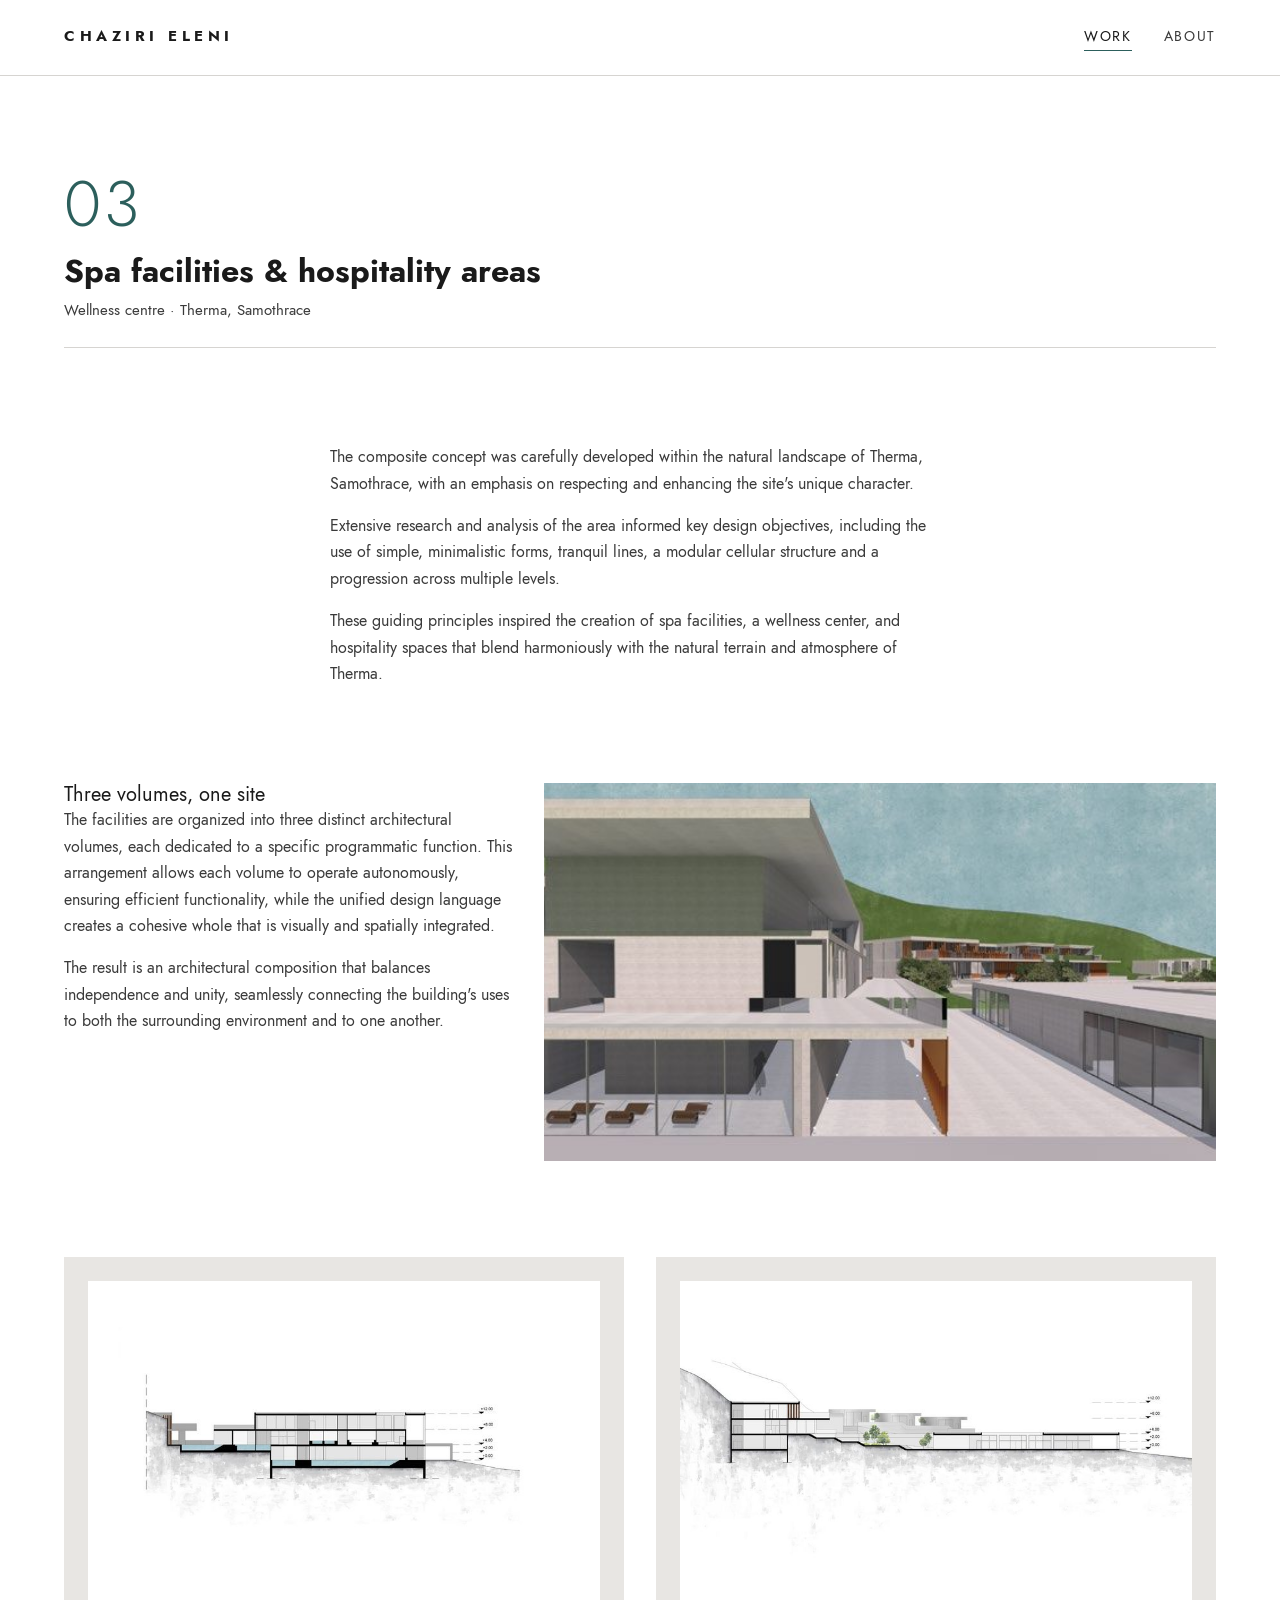
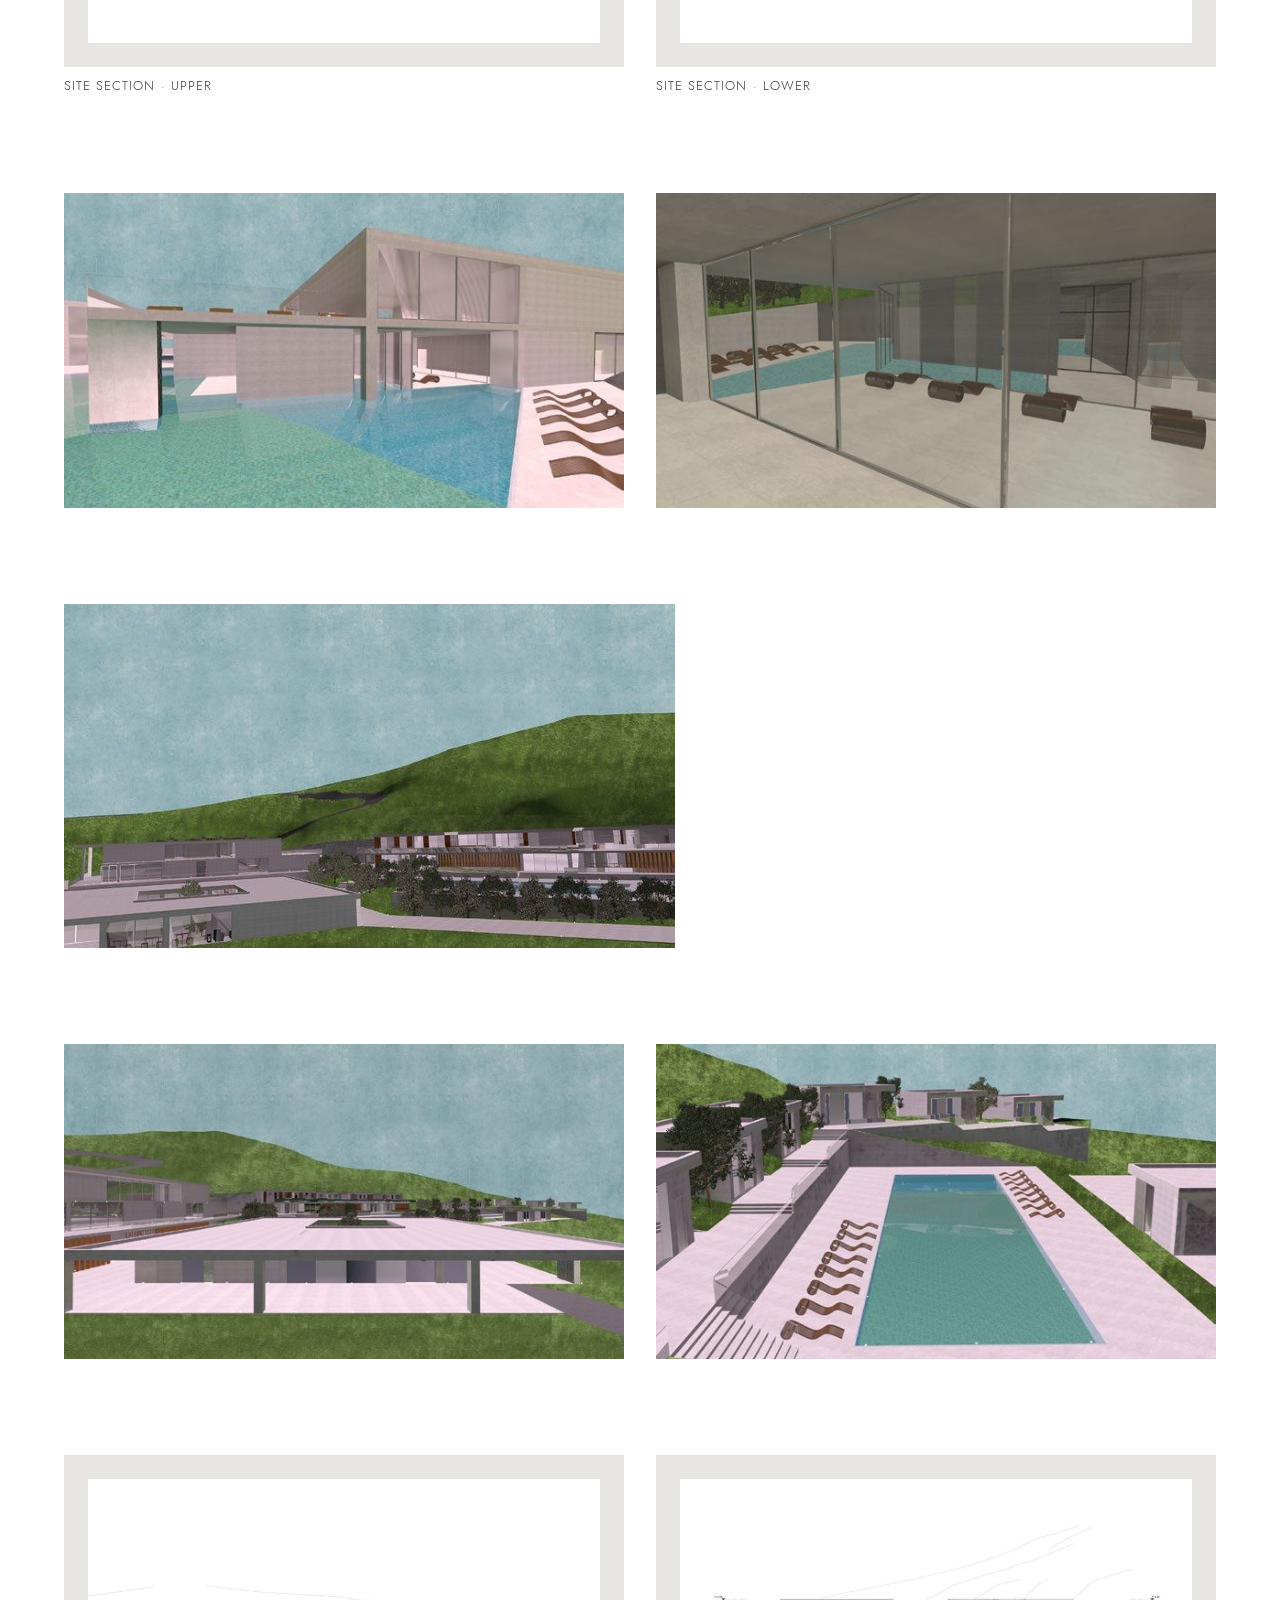
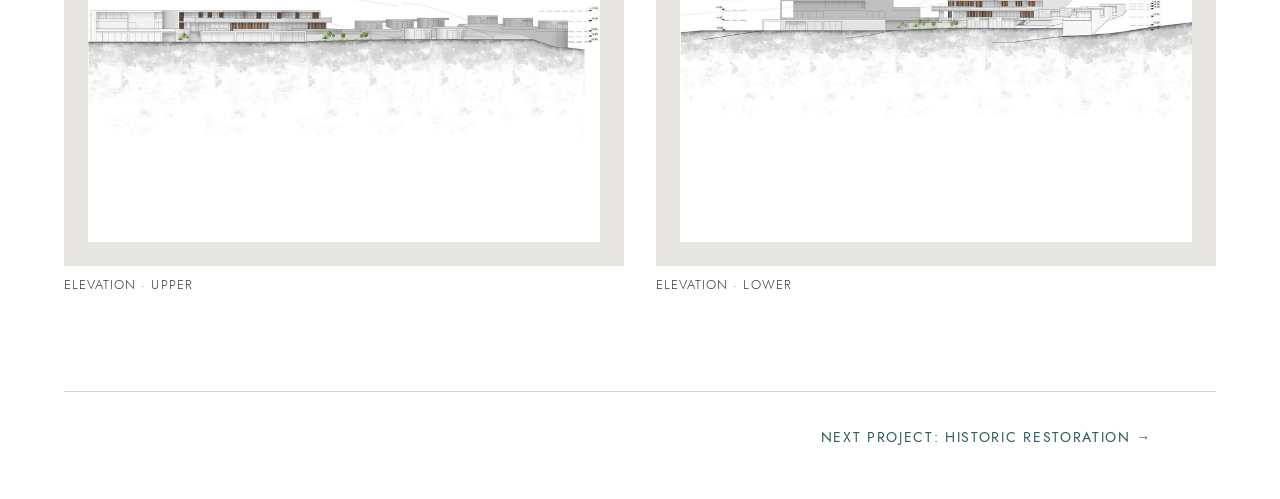
<file: projects/03-therma-spa.html>
<!doctype html>
<html lang="en">
<head>
  <meta charset="utf-8">
  <meta name="viewport" content="width=device-width, initial-scale=1">
  <title>Therma Spa — Chaziri Eleni</title>
  <meta name="description" content="Spa facilities and hospitality areas in Therma, Samothrace: a modular composition stepped across the natural terrain.">
  <link rel="stylesheet" href="../styles/base.css">
  <link rel="stylesheet" href="../styles/site.css">
  <link rel="stylesheet" href="../styles/project.css">
  <link rel="preload" as="font" type="font/woff2" href="../styles/fonts/jost-400.woff2" crossorigin>
</head>
<body>
  <a class="skip-link" href="#main">Skip to content</a>

  <header class="site-header">
    <div class="frame site-header__inner">
      <a class="site-header__wordmark" href="../index.html">Chaziri Eleni</a>
      <nav class="site-nav" aria-label="Primary">
        <a href="../index.html#work" aria-current="page">Work</a>
        <a href="../about.html">About</a>
      </nav>
    </div>
  </header>

  <main id="main" class="frame">
    <article>
      <header class="project-header">
        <span class="project-header__num">03</span>
        <h1 class="project-header__title">Spa facilities &amp; hospitality areas</h1>
        <span class="project-header__meta">Wellness centre · Therma, Samothrace</span>
        <hr class="project-header__rule">
      </header>

      <section class="spread spread--text-only">
        <p>The composite concept was carefully developed within the natural landscape of Therma, Samothrace, with an emphasis on respecting and enhancing the site's unique character.</p>
        <p>Extensive research and analysis of the area informed key design objectives, including the use of simple, minimalistic forms, tranquil lines, a modular cellular structure and a progression across multiple levels.</p>
        <p>These guiding principles inspired the creation of spa facilities, a wellness center, and hospitality spaces that blend harmoniously with the natural terrain and atmosphere of Therma.</p>
      </section>

      <section class="spread spread--text-image">
        <div class="text">
          <h2 class="t-h2">Three volumes, one site</h2>
          <p>The facilities are organized into three distinct architectural volumes, each dedicated to a specific programmatic function. This arrangement allows each volume to operate autonomously, ensuring efficient functionality, while the unified design language creates a cohesive whole that is visually and spatially integrated.</p>
          <p>The result is an architectural composition that balances independence and unity, seamlessly connecting the building's uses to both the surrounding environment and to one another.</p>
        </div>
        <figure>
          <img src="../images/web/project-03/image-01-1600.jpg"
               srcset="../images/web/project-03/image-01-800.jpg 800w,
                       ../images/web/project-03/image-01-1600.jpg 1600w"
               sizes="(min-width: 1000px) 60vw, 100vw"
               width="594" height="334"
               fetchpriority="high"
               alt="Concept render showing the three spa volumes stepping down the hillside above Therma, Samothrace, with the pool deck in the foreground.">
        </figure>
      </section>

      <section class="spread spread--two-up">
        <figure>
          <div class="drawing">
            <img src="../images/web/project-03/image-03-1600.jpg"
                 srcset="../images/web/project-03/image-03-800.jpg 800w,
                         ../images/web/project-03/image-03-1600.jpg 1600w"
                 sizes="(min-width: 600px) 50vw, 100vw"
                 width="1329" height="940"
                 loading="lazy"
                 alt="Long site section through the spa complex showing the cascading volumes embedded in the terrain.">
          </div>
          <figcaption>Site section · Upper</figcaption>
        </figure>
        <figure>
          <div class="drawing">
            <img src="../images/web/project-03/image-04-1600.jpg"
                 srcset="../images/web/project-03/image-04-800.jpg 800w,
                         ../images/web/project-03/image-04-1600.jpg 1600w"
                 sizes="(min-width: 600px) 50vw, 100vw"
                 width="1329" height="940"
                 loading="lazy"
                 alt="Long site section showing the lower terraces, pool deck and connection to the natural slope.">
          </div>
          <figcaption>Site section · Lower</figcaption>
        </figure>
      </section>

      <section class="spread spread--two-up">
        <figure>
          <img src="../images/web/project-03/image-02-1600.jpg"
               srcset="../images/web/project-03/image-02-400.jpg 400w,
                       ../images/web/project-03/image-02-800.jpg 800w,
                       ../images/web/project-03/image-02-1600.jpg 1600w"
               sizes="(min-width: 600px) 50vw, 100vw"
               width="595" height="335"
               loading="lazy"
               alt="Render of the wellness volume with full-height glazing onto the outdoor pool.">
        </figure>
        <figure>
          <img src="../images/web/project-03/image-07-1600.jpg"
               srcset="../images/web/project-03/image-07-400.jpg 400w,
                       ../images/web/project-03/image-07-800.jpg 800w,
                       ../images/web/project-03/image-07-1600.jpg 1600w"
               sizes="(min-width: 600px) 50vw, 100vw"
               width="611" height="344"
               loading="lazy"
               alt="Interior render of the glazed pool hall with views through full-height glazing to the outdoor pool and surrounding hills.">
        </figure>
      </section>

      <section class="spread spread--full">
        <figure>
          <img src="../images/web/project-03/image-05-1600.jpg"
               srcset="../images/web/project-03/image-05-800.jpg 800w,
                       ../images/web/project-03/image-05-1600.jpg 1600w"
               sizes="(min-width: 1000px) 1400px, 100vw"
               width="611" height="344"
               loading="lazy"
               alt="Wide landscape render of the spa complex set against the green hill of Therma, with a stretched pool deck running parallel to the volumes.">
        </figure>
      </section>

      <section class="spread spread--two-up">
        <figure>
          <img src="../images/web/project-03/image-06-1600.jpg"
               srcset="../images/web/project-03/image-06-400.jpg 400w,
                       ../images/web/project-03/image-06-800.jpg 800w,
                       ../images/web/project-03/image-06-1600.jpg 1600w"
               sizes="(min-width: 600px) 50vw, 100vw"
               width="611" height="344"
               loading="lazy"
               alt="Render of the broad terrace deck stepping out from the volumes, with the spa pool and green hill beyond.">
        </figure>
        <figure>
          <img src="../images/web/project-03/image-08-1600.jpg"
               srcset="../images/web/project-03/image-08-400.jpg 400w,
                       ../images/web/project-03/image-08-800.jpg 800w,
                       ../images/web/project-03/image-08-1600.jpg 1600w"
               sizes="(min-width: 600px) 50vw, 100vw"
               width="611" height="344"
               loading="lazy"
               alt="Closer perspective of the rectangular pool flanked by sun loungers, with the accommodation volumes rising on the slope behind.">
        </figure>
      </section>

      <section class="spread spread--two-up">
        <figure>
          <div class="drawing">
            <img src="../images/web/project-03/image-09-1600.jpg"
                 srcset="../images/web/project-03/image-09-800.jpg 800w,
                         ../images/web/project-03/image-09-1600.jpg 1600w"
                 sizes="(min-width: 600px) 50vw, 100vw"
                 width="1329" height="940"
                 loading="lazy"
                 alt="Long elevation showing the upper portion of the cascading spa volumes against the hillside.">
          </div>
          <figcaption>Elevation · Upper</figcaption>
        </figure>
        <figure>
          <div class="drawing">
            <img src="../images/web/project-03/image-10-1600.jpg"
                 srcset="../images/web/project-03/image-10-800.jpg 800w,
                         ../images/web/project-03/image-10-1600.jpg 1600w"
                 sizes="(min-width: 600px) 50vw, 100vw"
                 width="1329" height="940"
                 loading="lazy"
                 alt="Long elevation showing the lower portion of the spa volumes and the pool deck terrace.">
          </div>
          <figcaption>Elevation · Lower</figcaption>
        </figure>
      </section>

      <nav class="next-project frame" aria-label="Project navigation">
        <a href="04-historic-restoration.html">Next project: Historic Restoration →</a>
      </nav>
    </article>
  </main>
</body>
</html>
</file>
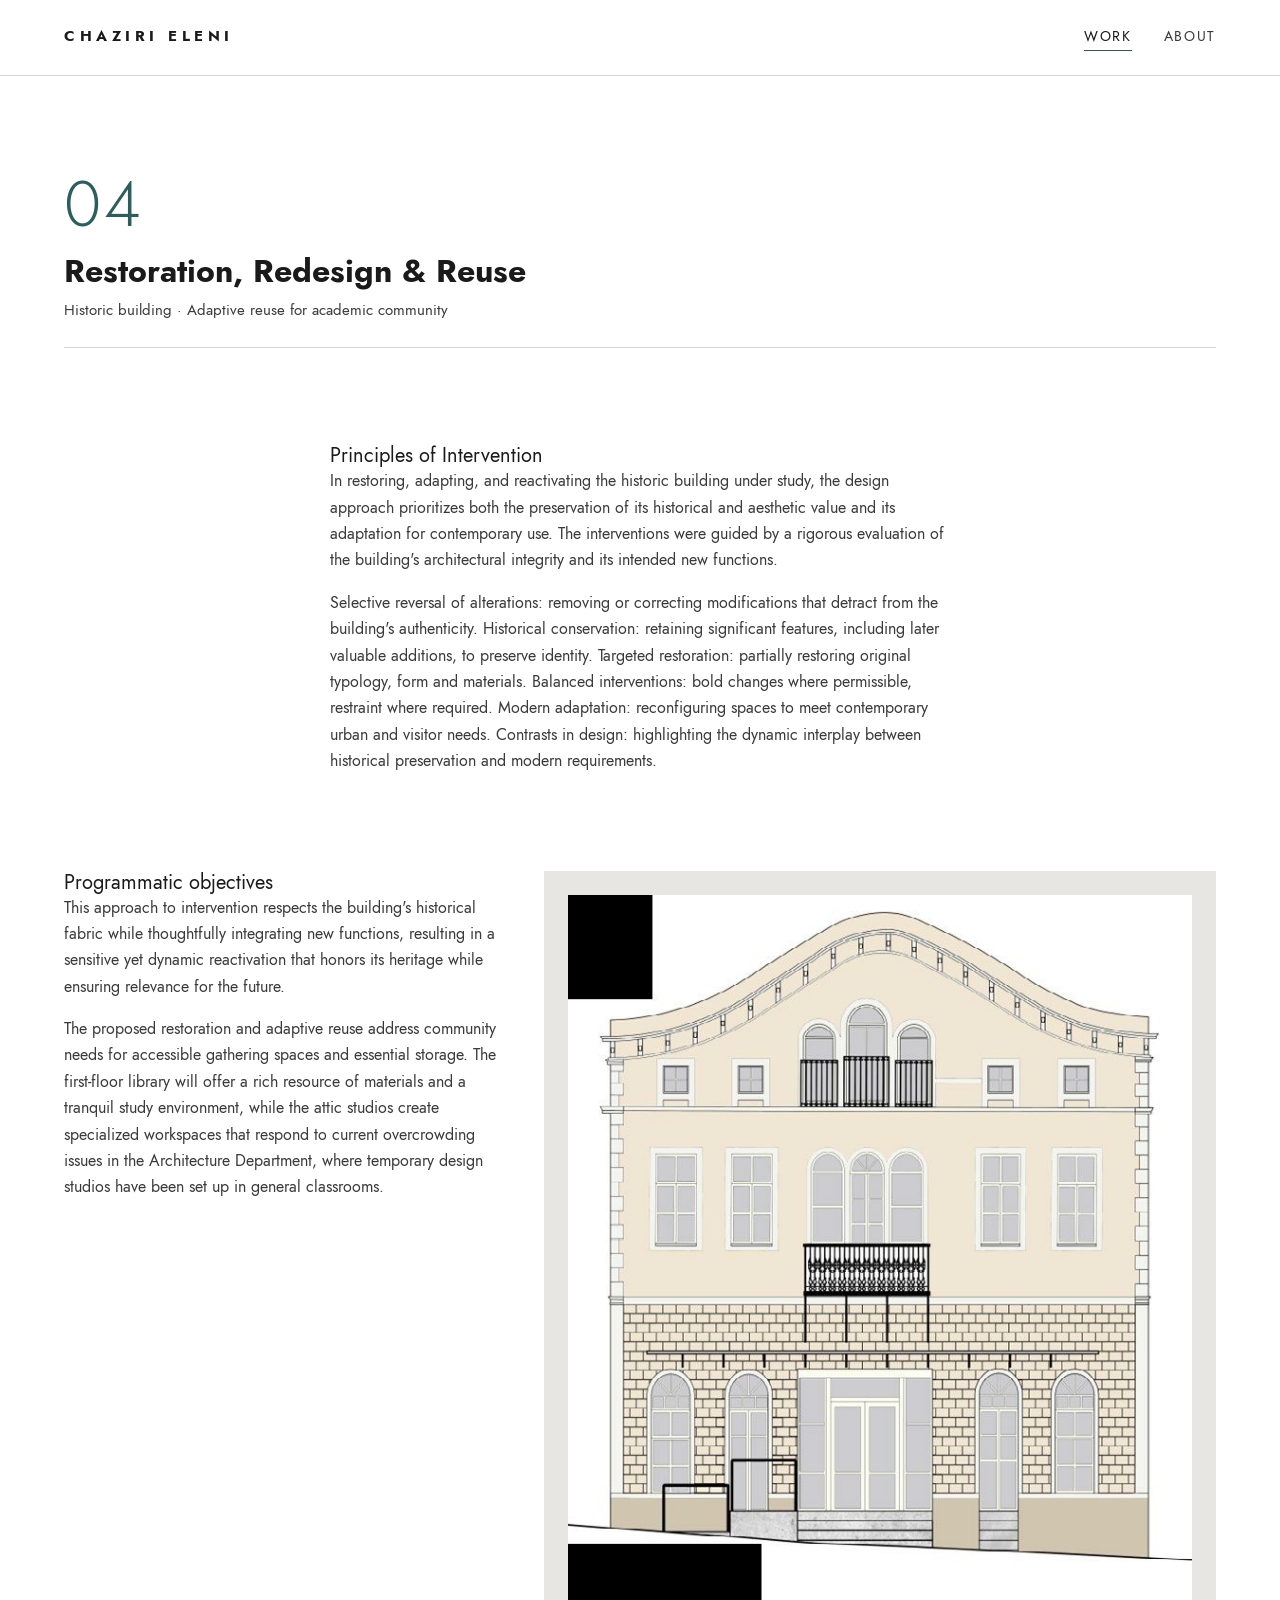
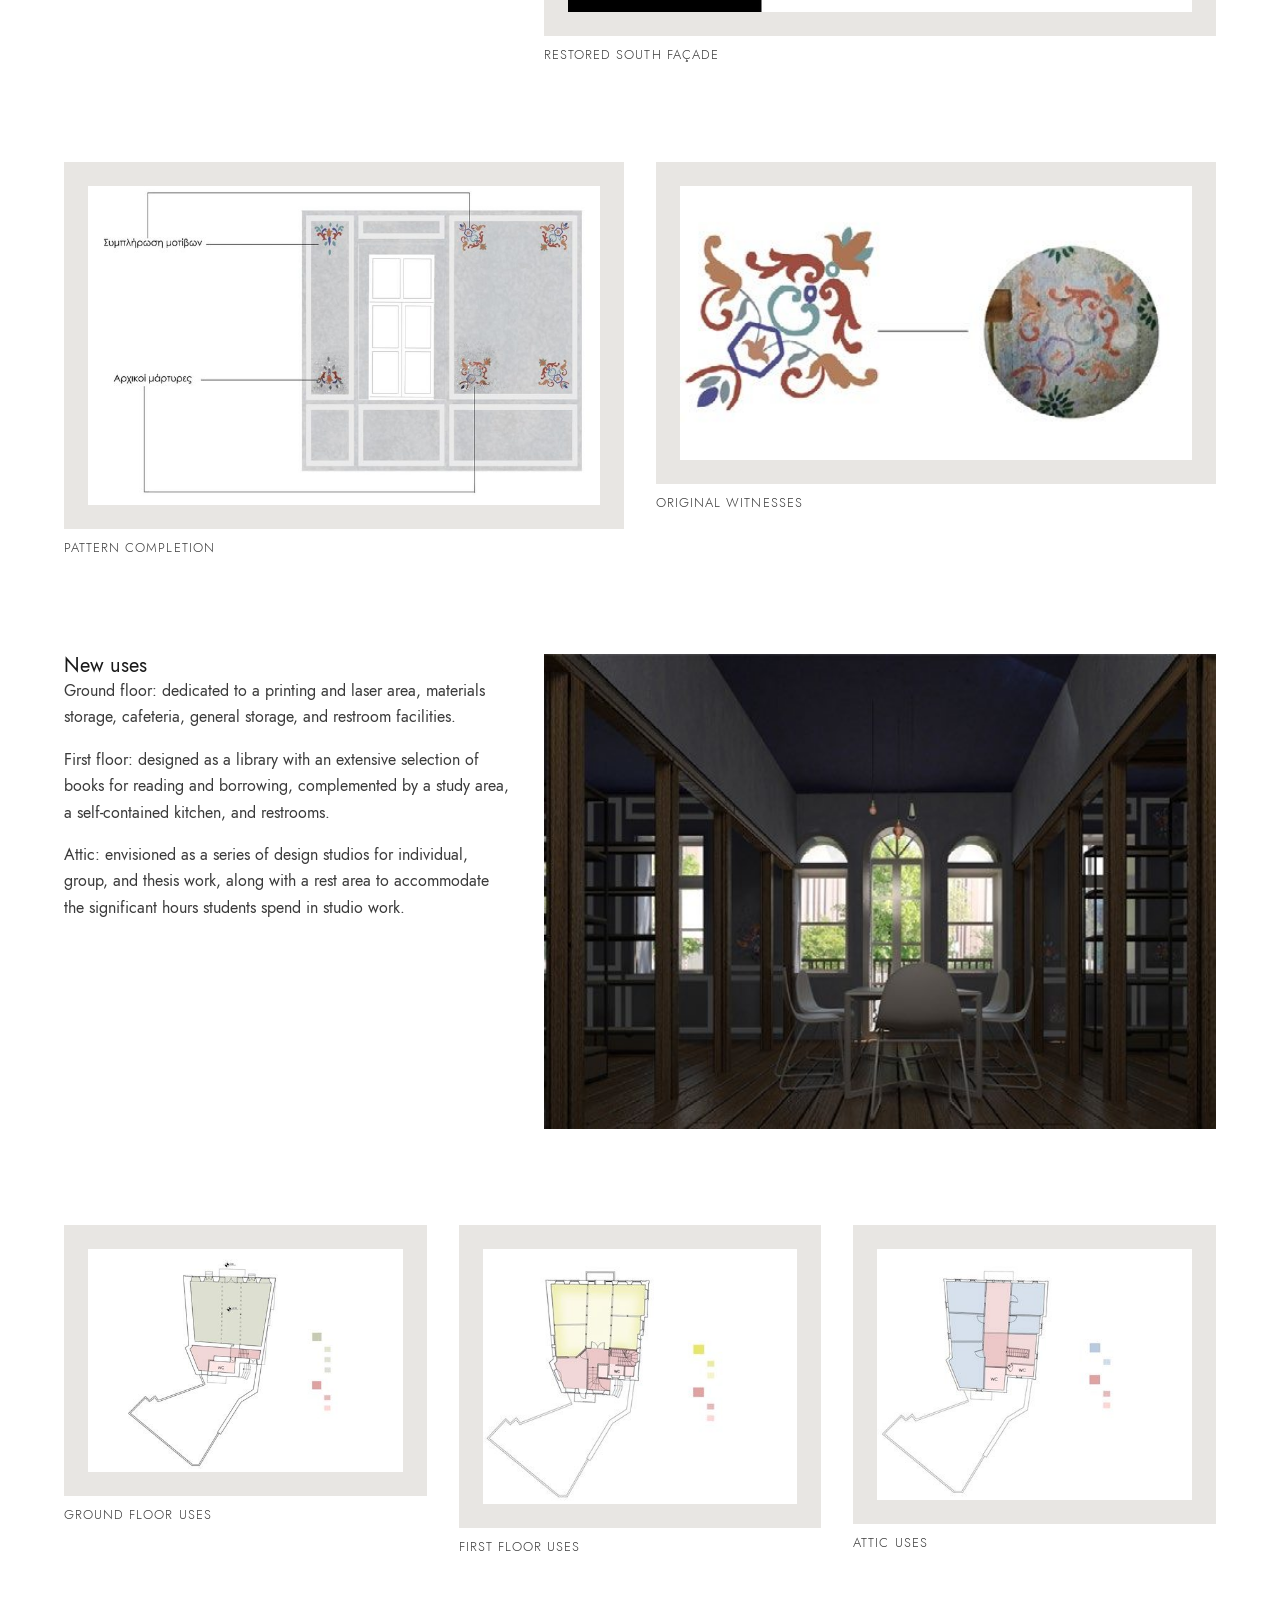
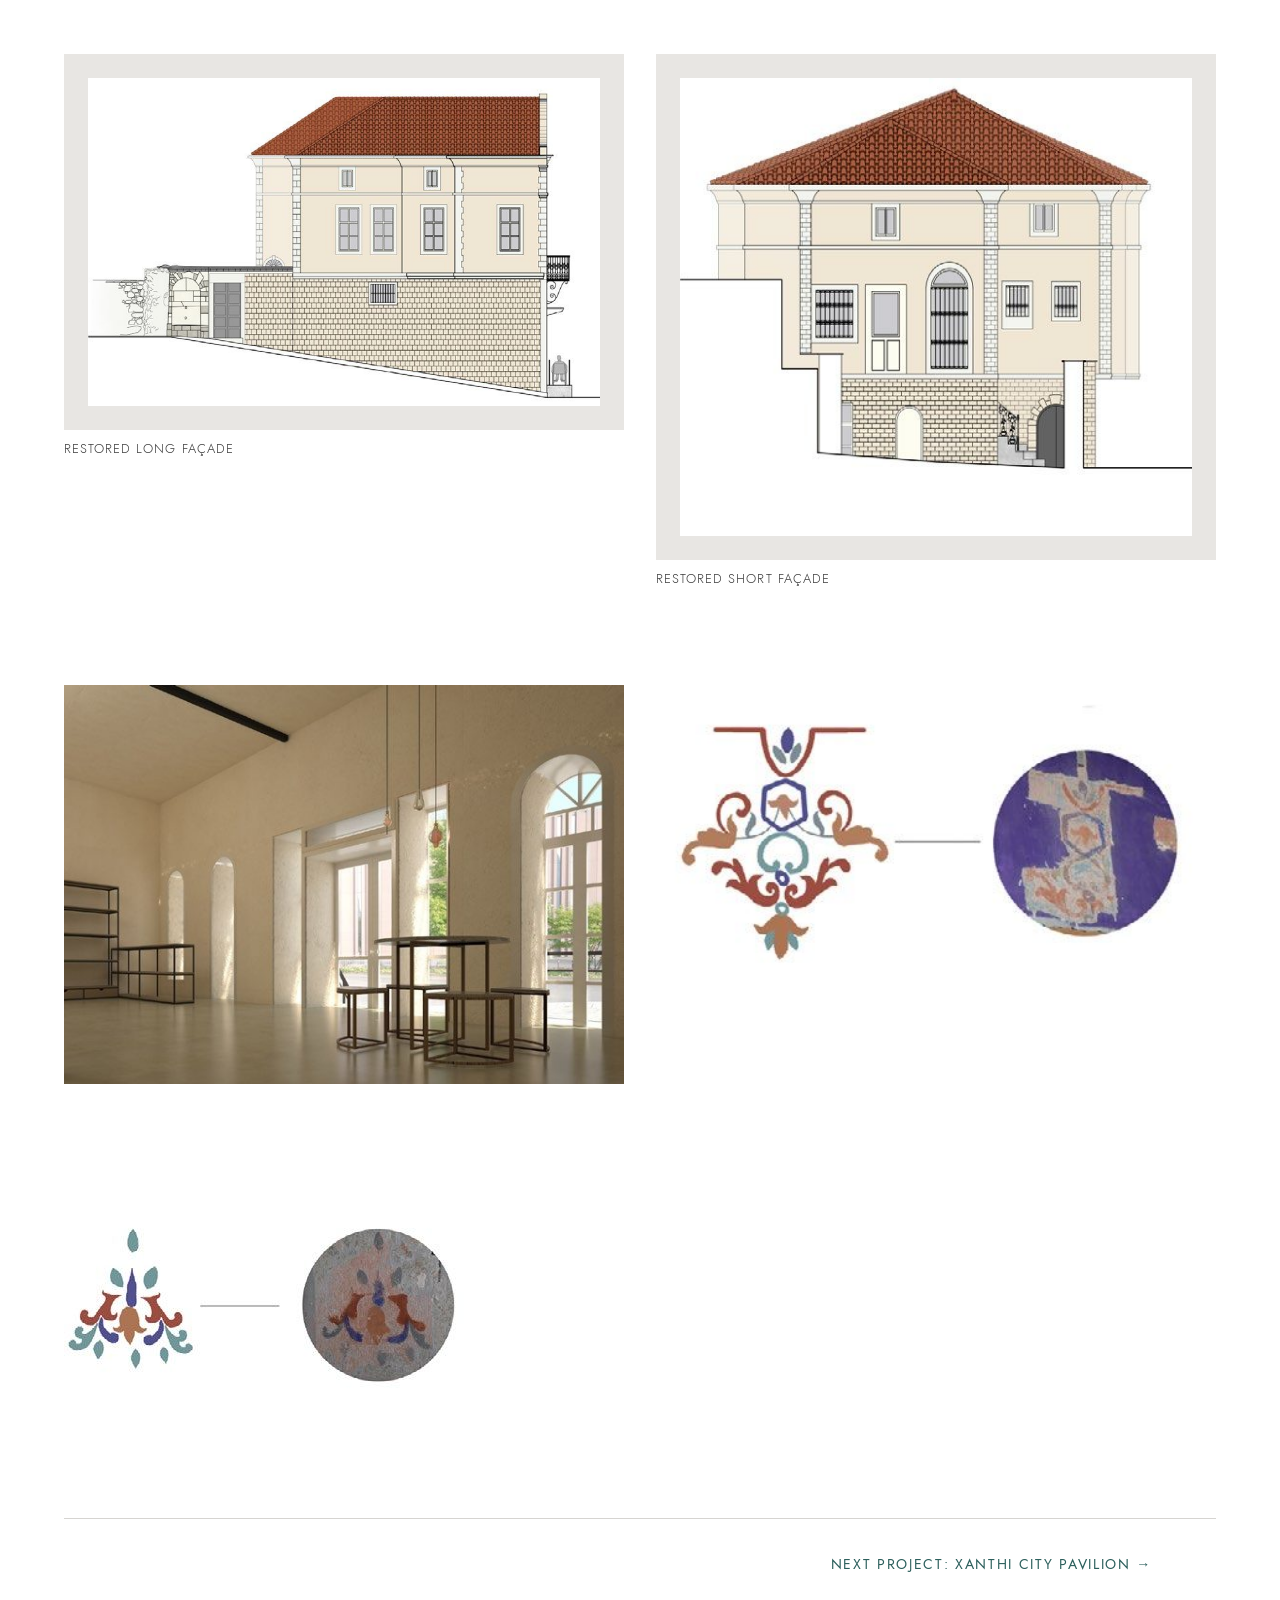
<file: projects/04-historic-restoration.html>
<!doctype html>
<html lang="en">
<head>
  <meta charset="utf-8">
  <meta name="viewport" content="width=device-width, initial-scale=1">
  <title>Historic Restoration — Chaziri Eleni</title>
  <meta name="description" content="Restoration, redesign and reuse of a historic building: a careful balance between preservation of authenticity and contemporary adaptation.">
  <link rel="stylesheet" href="../styles/base.css">
  <link rel="stylesheet" href="../styles/site.css">
  <link rel="stylesheet" href="../styles/project.css">
  <link rel="preload" as="font" type="font/woff2" href="../styles/fonts/jost-400.woff2" crossorigin>
</head>
<body>
  <a class="skip-link" href="#main">Skip to content</a>

  <header class="site-header">
    <div class="frame site-header__inner">
      <a class="site-header__wordmark" href="../index.html">Chaziri Eleni</a>
      <nav class="site-nav" aria-label="Primary">
        <a href="../index.html#work" aria-current="page">Work</a>
        <a href="../about.html">About</a>
      </nav>
    </div>
  </header>

  <main id="main" class="frame">
    <article>
      <header class="project-header">
        <span class="project-header__num">04</span>
        <h1 class="project-header__title">Restoration, Redesign &amp; Reuse</h1>
        <span class="project-header__meta">Historic building · Adaptive reuse for academic community</span>
        <hr class="project-header__rule">
      </header>

      <section class="spread spread--text-only">
        <h2 class="t-h2">Principles of Intervention</h2>
        <p>In restoring, adapting, and reactivating the historic building under study, the design approach prioritizes both the preservation of its historical and aesthetic value and its adaptation for contemporary use. The interventions were guided by a rigorous evaluation of the building's architectural integrity and its intended new functions.</p>
        <p>Selective reversal of alterations: removing or correcting modifications that detract from the building's authenticity. Historical conservation: retaining significant features, including later valuable additions, to preserve identity. Targeted restoration: partially restoring original typology, form and materials. Balanced interventions: bold changes where permissible, restraint where required. Modern adaptation: reconfiguring spaces to meet contemporary urban and visitor needs. Contrasts in design: highlighting the dynamic interplay between historical preservation and modern requirements.</p>
      </section>

      <section class="spread spread--text-image">
        <div class="text">
          <h2 class="t-h2">Programmatic objectives</h2>
          <p>This approach to intervention respects the building's historical fabric while thoughtfully integrating new functions, resulting in a sensitive yet dynamic reactivation that honors its heritage while ensuring relevance for the future.</p>
          <p>The proposed restoration and adaptive reuse address community needs for accessible gathering spaces and essential storage. The first-floor library will offer a rich resource of materials and a tranquil study environment, while the attic studios create specialized workspaces that respond to current overcrowding issues in the Architecture Department, where temporary design studios have been set up in general classrooms.</p>
        </div>
        <figure>
          <div class="drawing">
            <img src="../images/web/project-04/image-01-1600.jpg"
                 srcset="../images/web/project-04/image-01-800.jpg 800w,
                         ../images/web/project-04/image-01-1600.jpg 1600w"
                 sizes="(min-width: 1000px) 60vw, 100vw"
                 width="658" height="757"
                 fetchpriority="high"
                 alt="Restored south façade elevation showing the original neoclassical composition with its arched windows, balconies and stone-rusticated ground floor.">
          </div>
          <figcaption>Restored south façade</figcaption>
        </figure>
      </section>

      <section class="spread spread--two-up">
        <figure>
          <div class="drawing">
            <img src="../images/web/project-04/image-02-1600.jpg"
                 srcset="../images/web/project-04/image-02-800.jpg 800w,
                         ../images/web/project-04/image-02-1600.jpg 1600w"
                 sizes="(min-width: 600px) 50vw, 100vw"
                 width="1047" height="652"
                 loading="lazy"
                 alt="Wall elevation study locating the surviving ornamental motifs around an arched window opening and indicating where the pattern is reconstructed and where original witnesses remain.">
          </div>
          <figcaption>Pattern completion</figcaption>
        </figure>
        <figure>
          <div class="drawing">
            <img src="../images/web/project-04/image-03-1600.jpg"
                 srcset="../images/web/project-04/image-03-800.jpg 800w,
                         ../images/web/project-04/image-03-1600.jpg 1600w"
                 sizes="(min-width: 600px) 50vw, 100vw"
                 width="452" height="242"
                 loading="lazy"
                 alt="Reconstructed corner motif paired with a photograph of the surviving painted fragment that informed it — an original witness used to recover the pattern.">
          </div>
          <figcaption>Original witnesses</figcaption>
        </figure>
      </section>

      <section class="spread spread--asymmetric">
        <div class="text">
          <h2 class="t-h2">New uses</h2>
          <p>Ground floor: dedicated to a printing and laser area, materials storage, cafeteria, general storage, and restroom facilities.</p>
          <p>First floor: designed as a library with an extensive selection of books for reading and borrowing, complemented by a study area, a self-contained kitchen, and restrooms.</p>
          <p>Attic: envisioned as a series of design studios for individual, group, and thesis work, along with a rest area to accommodate the significant hours students spend in studio work.</p>
        </div>
        <figure>
          <img src="../images/web/project-04/image-06-1600.jpg"
               srcset="../images/web/project-04/image-06-400.jpg 400w,
                       ../images/web/project-04/image-06-800.jpg 800w,
                       ../images/web/project-04/image-06-1600.jpg 1600w"
               sizes="(min-width: 1000px) 60vw, 100vw"
               width="598" height="423"
               loading="lazy"
               alt="Interior render of a reading room with a deep blue ceiling, dark timber bookshelves lining the side walls and a row of arched windows opening onto greenery.">
        </figure>
      </section>

      <section class="spread spread--three-up">
        <figure>
          <div class="drawing">
            <img src="../images/web/project-04/image-08-1600.jpg"
                 srcset="../images/web/project-04/image-08-800.jpg 800w,
                         ../images/web/project-04/image-08-1600.jpg 1600w"
                 sizes="(min-width: 1000px) 33vw, 100vw"
                 width="505" height="357"
                 loading="lazy"
                 alt="Ground-floor plan diagram showing primary, secondary and ancillary uses colour-coded across the plan.">
          </div>
          <figcaption>Ground floor uses</figcaption>
        </figure>
        <figure>
          <div class="drawing">
            <img src="../images/web/project-04/image-09-1600.jpg"
                 srcset="../images/web/project-04/image-09-800.jpg 800w,
                         ../images/web/project-04/image-09-1600.jpg 1600w"
                 sizes="(min-width: 1000px) 33vw, 100vw"
                 width="441" height="357"
                 loading="lazy"
                 alt="First-floor plan diagram showing the new library plan with study area, kitchen and circulation.">
          </div>
          <figcaption>First floor uses</figcaption>
        </figure>
        <figure>
          <div class="drawing">
            <img src="../images/web/project-04/image-10-1600.jpg"
                 srcset="../images/web/project-04/image-10-800.jpg 800w,
                         ../images/web/project-04/image-10-1600.jpg 1600w"
                 sizes="(min-width: 1000px) 33vw, 100vw"
                 width="448" height="357"
                 loading="lazy"
                 alt="Attic plan diagram showing the new design studios and rest area.">
          </div>
          <figcaption>Attic uses</figcaption>
        </figure>
      </section>

      <section class="spread spread--two-up">
        <figure>
          <div class="drawing">
            <img src="../images/web/project-04/image-12-1600.jpg"
                 srcset="../images/web/project-04/image-12-800.jpg 800w,
                         ../images/web/project-04/image-12-1600.jpg 1600w"
                 sizes="(min-width: 600px) 50vw, 100vw"
                 width="758" height="487"
                 loading="lazy"
                 alt="Restored long façade elevation showing the regular neoclassical fenestration above a rusticated stone base and the integrated secondary entrance.">
          </div>
          <figcaption>Restored long façade</figcaption>
        </figure>
        <figure>
          <div class="drawing">
            <img src="../images/web/project-04/image-11-1600.jpg"
                 srcset="../images/web/project-04/image-11-800.jpg 800w,
                         ../images/web/project-04/image-11-1600.jpg 1600w"
                 sizes="(min-width: 600px) 50vw, 100vw"
                 width="526" height="471"
                 loading="lazy"
                 alt="Restored short façade with the central arched window above a rusticated base and the new external stair connecting to the lower courtyard.">
          </div>
          <figcaption>Restored short façade</figcaption>
        </figure>
      </section>

      <section class="spread spread--two-up">
        <figure>
          <img src="../images/web/project-04/image-07-1600.jpg"
               srcset="../images/web/project-04/image-07-400.jpg 400w,
                       ../images/web/project-04/image-07-800.jpg 800w,
                       ../images/web/project-04/image-07-1600.jpg 1600w"
               sizes="(min-width: 600px) 50vw, 100vw"
               width="596" height="424"
               loading="lazy"
               alt="Interior render of an open studio space with the original arched windows preserved, light plaster walls and slim metal-framed furniture across a polished concrete floor.">
        </figure>
        <figure>
          <img src="../images/web/project-04/image-04-1600.jpg"
               srcset="../images/web/project-04/image-04-400.jpg 400w,
                       ../images/web/project-04/image-04-800.jpg 800w,
                       ../images/web/project-04/image-04-1600.jpg 1600w"
               sizes="(min-width: 600px) 50vw, 100vw"
               width="452" height="242"
               loading="lazy"
               alt="Decorative crest motif reconstructed from a surviving painted fragment, paired with a photograph of the original — a further witness used in the pattern study.">
        </figure>
      </section>

      <section class="spread spread--full">
        <figure>
          <img src="../images/web/project-04/image-05-1600.jpg"
               srcset="../images/web/project-04/image-05-800.jpg 800w,
                       ../images/web/project-04/image-05-1600.jpg 1600w"
               sizes="(min-width: 1000px) 1400px, 100vw"
               width="404" height="242"
               loading="lazy"
               alt="Close-up of a small painted ornament reconstructed in line drawing alongside the surviving fragment — a final witness from the decorative survey of the historic interior.">
        </figure>
      </section>

      <nav class="next-project frame" aria-label="Project navigation">
        <a href="01-xanthi-pavilion.html">Next project: Xanthi City Pavilion →</a>
      </nav>
    </article>
  </main>
</body>
</html>
</file>
<file: styles/base.css>
/* ============================================================
   base.css — design tokens, reset, typography, layout primitives.
   Loaded first on every page. Has no page-specific selectors.
   ============================================================ */

/* ---------- Fonts ----------------------------------------- */

@font-face {
  font-family: 'Jost';
  font-style: normal;
  font-weight: 300;
  font-display: swap;
  src: url('fonts/jost-300.woff2') format('woff2');
}
@font-face {
  font-family: 'Jost';
  font-style: normal;
  font-weight: 400;
  font-display: swap;
  src: url('fonts/jost-400.woff2') format('woff2');
}
@font-face {
  font-family: 'Jost';
  font-style: normal;
  font-weight: 700;
  font-display: swap;
  src: url('fonts/jost-700.woff2') format('woff2');
}

/* ---------- Tokens ---------------------------------------- */

:root {
  --ink:    #1A1A1A;
  --body:   #3A3A3A;
  --accent: #2C5F5C;
  --bg:     #FFFFFF;
  --mute:   #E8E6E3;
  --rule:   #D6D4D1;

  --font-sans: 'Jost', 'Century Gothic', 'CenturyGothic', 'URW Gothic', sans-serif;

  /* 8px rhythm. Use multiples; do not introduce ad-hoc spacings. */
  --s-1: 0.5rem;   /*  8px */
  --s-2: 1rem;     /* 16px */
  --s-3: 1.5rem;   /* 24px */
  --s-4: 2rem;     /* 32px */
  --s-5: 3rem;     /* 48px */
  --s-6: 4.5rem;   /* 72px */
  --s-7: 6rem;     /* 96px */

  /* Side gutter: fluid, capped. */
  --gutter: clamp(1.5rem, 5vw, 6rem);

  /* Section vertical rhythm. */
  --section-y: clamp(3rem, 8vw, 6rem);

  --rule-thin: 1px;
}

/* ---------- Minimal reset --------------------------------- */

*, *::before, *::after { box-sizing: border-box; }

html, body { margin: 0; padding: 0; }

body {
  font-family: var(--font-sans);
  font-weight: 400;
  font-size: 1rem;
  line-height: 1.65;
  color: var(--body);
  background: var(--bg);
  -webkit-font-smoothing: antialiased;
  -moz-osx-font-smoothing: grayscale;
  text-rendering: optimizeLegibility;
}

img, svg { display: block; max-width: 100%; height: auto; }

a {
  color: var(--accent);
  text-decoration: none;
}
a:hover { opacity: 0.7; transition: opacity 200ms ease; }

a:focus-visible,
button:focus-visible {
  outline: var(--rule-thin) solid var(--accent);
  outline-offset: 2px;
}

ul { list-style: none; padding: 0; margin: 0; }

h1, h2, h3, h4 {
  margin: 0;
  color: var(--ink);
  font-weight: 700;
  line-height: 1.2;
}

p { margin: 0 0 var(--s-2); max-width: 62ch; }

/* ---------- Typography scale ------------------------------ */

.t-hero {
  font-weight: 700;
  font-size: clamp(2rem, 5vw, 3.5rem);
  letter-spacing: 0.4em;
  text-transform: uppercase;
  line-height: 1.1;
  color: var(--ink);
}

.t-hero-sub {
  font-weight: 400;
  font-size: clamp(0.9rem, 1.4vw, 1.125rem);
  letter-spacing: 0.3em;
  text-transform: uppercase;
  color: var(--accent);
}

.t-hero-meta {
  font-weight: 300;
  font-size: 0.8125rem;
  letter-spacing: 0.3em;
  text-transform: uppercase;
  color: var(--body);
}

.t-h1 {
  font-size: clamp(1.5rem, 3vw, 2rem);
  font-weight: 700;
  color: var(--ink);
}

.t-h2 {
  font-size: 1.25rem;
  font-weight: 400;
  color: var(--ink);
}

/* ---------- Layout primitives ----------------------------- */

.frame {
  max-width: 1440px;
  margin: 0 auto;
  padding-left: var(--gutter);
  padding-right: var(--gutter);
}

.rule {
  border: 0;
  border-top: var(--rule-thin) solid var(--rule);
  margin: var(--s-5) 0;
}

/* Spread primitives: vertical blocks composed by HTML. */

.spread {
  margin-block: var(--section-y);
}

.spread--text-only {
  max-width: 62ch;
  margin-inline: auto;
}

.spread--full > img,
.spread--full > picture > img {
  width: 100%;
}

.spread--two-up,
.spread--three-up,
.spread--text-image,
.spread--asymmetric {
  display: grid;
  gap: var(--s-4);
}

@media (min-width: 600px) {
  .spread--two-up { grid-template-columns: repeat(2, 1fr); }
}

@media (min-width: 1000px) {
  .spread--three-up { grid-template-columns: repeat(3, 1fr); }
  .spread--text-image { grid-template-columns: 2fr 3fr; align-items: start; }
  .spread--asymmetric { grid-template-columns: 2fr 3fr; align-items: start; }
}

/* Reduced motion: switch off the small hover transitions. */
@media (prefers-reduced-motion: reduce) {
  a:hover { opacity: 1; transition: none; }
  *, *::before, *::after { transition: none !important; animation: none !important; }
}

/* Skip link for keyboard users. */
.skip-link {
  position: absolute;
  left: -10000px;
  top: auto;
  width: 1px;
  height: 1px;
  overflow: hidden;
}
.skip-link:focus {
  position: fixed;
  left: var(--s-2);
  top: var(--s-2);
  width: auto;
  height: auto;
  padding: var(--s-1) var(--s-2);
  background: var(--bg);
  border: var(--rule-thin) solid var(--accent);
  z-index: 100;
}
</file>
<file: styles/site.css>
/* ============================================================
   site.css — header, nav, index page, about page.
   Loaded after base.css.
   ============================================================ */

/* Small uppercase section labels (e.g., "Selected Work", "Contact") */
.section-eyebrow {
  text-align: center;
  letter-spacing: 0.12em;
  text-transform: uppercase;
  font-weight: 300;
  color: var(--accent);
  font-size: 0.875rem;
  margin: 0 0 var(--s-3);
}

/* ---------- Header (every page) --------------------------- */

.site-header {
  position: sticky;
  top: 0;
  z-index: 10;
  background: var(--bg);
  border-bottom: var(--rule-thin) solid var(--rule);
}

.site-header__inner {
  display: flex;
  align-items: baseline;
  justify-content: space-between;
  gap: var(--s-4);
  padding-block: var(--s-3);
}

.site-header__wordmark {
  font-weight: 700;
  text-transform: uppercase;
  letter-spacing: 0.3em;
  color: var(--ink);
  font-size: 0.9375rem;
  white-space: nowrap;
}

.site-nav {
  display: flex;
  gap: var(--s-4);
}

.site-nav a {
  color: var(--body);
  font-size: 0.875rem;
  letter-spacing: 0.12em;
  text-transform: uppercase;
}

.site-nav a[aria-current="page"] {
  color: var(--ink);
  border-bottom: var(--rule-thin) solid var(--accent);
  padding-bottom: 2px;
}

/* ---------- Index hero ------------------------------------ */

.hero {
  position: relative;
  min-height: calc(100vh - 4rem);  /* viewport minus header */
  display: flex;
  align-items: flex-end;
  padding-block: var(--s-7);
}

/* Vertical hairline: starts at top of hero, ends at ~75% height. */
.hero::after {
  content: "";
  position: absolute;
  top: 0;
  bottom: 25%;
  right: 33%;
  width: 1px;
  background: var(--accent);
}

.hero__wordmark {
  /* Sits in the lower third, just left of the hairline (which is at 33% from right). */
  margin-right: 35%;
  margin-left: auto;
  text-align: right;
}

.hero__wordmark .t-hero { display: block; }
.hero__wordmark .t-hero-sub { display: block; margin-top: var(--s-2); }
.hero__wordmark .t-hero-meta { display: block; margin-top: var(--s-1); }

@media (max-width: 599px) {
  .hero::after { right: 8%; }
  .hero__wordmark { margin-right: 12%; }
}

/* ---------- Index statement ------------------------------- */

.statement {
  margin-block: var(--section-y);
  max-width: 100ch;
}

/* Base sets `p { max-width: 62ch }` so paragraphs are 62ch wide;
   without auto inline margins they pin to the left of .frame and
   text-align alone won't read as centred. */
.statement p { margin-inline: auto; }

/* ---------- Index project grid ---------------------------- */

.work-grid {
  display: grid;
  gap: var(--s-5);
  margin-block: var(--section-y);
  grid-template-columns: 1fr;
}

@media (min-width: 600px) { .work-grid { grid-template-columns: repeat(2, 1fr); } }
@media (min-width: 1000px) { .work-grid { grid-template-columns: repeat(4, 1fr); } }

.work-card {
  display: block;
  color: inherit;
  text-align: center;
}

.work-card img {
  width: 100%;
  aspect-ratio: 16 / 9;
  object-fit: cover;
  background: var(--mute);
  transition: opacity 200ms ease;
}

.work-card__num {
  display: block;
  margin-top: var(--s-2);
  font-weight: 300;
  letter-spacing: 0.1em;
  color: var(--accent);
}

.work-card__title {
  display: block;
  margin-top: var(--s-1);
  font-weight: 400;
  color: var(--ink);
  transition: transform 300ms ease;
}

.work-card:hover img { opacity: 0.92; }
.work-card:hover .work-card__title { transform: translateY(-2px); }

/* ---------- Index about teaser ---------------------------- */

.about-teaser {
  margin-block: var(--section-y);
  max-width: 100ch;
}

.about-teaser p { margin-inline: auto; }

.about-teaser a {
  font-weight: 400;
  border-bottom: var(--rule-thin) solid var(--accent);
  padding-bottom: 2px;
}

/* ---------- About page ------------------------------------ */

.about-header {
  margin-block: var(--section-y) var(--s-4);
}

.about-grid {
  display: grid;
  gap: var(--s-5);
  margin-block: var(--section-y);
  grid-template-columns: 1fr;
}

@media (min-width: 800px) {
  .about-grid { grid-template-columns: repeat(2, 1fr); }
}

.about-block h2 {
  font-size: 0.875rem;
  font-weight: 300;
  letter-spacing: 0.12em;
  text-transform: uppercase;
  color: var(--accent);
  margin-top: var(--s-5);
  margin-bottom: var(--s-2);
}

.about-block h2:first-child {
  margin-top: 0;
}

.about-block dl {
  margin: 0 0 var(--s-4);
}

.about-block dt {
  font-weight: 400;
  color: var(--ink);
  margin-top: var(--s-2);
}

.about-block dd {
  margin: 0;
  color: var(--body);
  font-size: 0.9375rem;
}

.skill-tags {
  display: flex;
  flex-wrap: wrap;
  gap: var(--s-1);
}

.skill-tags li {
  border: var(--rule-thin) solid var(--rule);
  padding: 4px 10px;
  font-size: 0.8125rem;
  font-weight: 300;
  color: var(--body);
}

.contact-block {
  margin-block: var(--section-y);
}

/* Override .section-eyebrow's centred default — on the about page the
   "Contact" label aligns left with the about-grid columns above. */
.contact-block .section-eyebrow {
  text-align: left;
}

.contact-block dt {
  font-size: 0.75rem;
  font-weight: 300;
  letter-spacing: 0.12em;
  text-transform: uppercase;
  color: var(--accent);
  margin-top: var(--s-2);
}

.contact-block dd {
  margin: 0;
  font-size: 1.125rem;
}

.contact-block dd a {
  font-weight: 700;
}
</file>
<file: styles/project.css>
/* ============================================================
   project.css — project page header, drawing wrapper, captions,
   "next project" link.
   Loaded after base.css. Composes with .spread primitives.
   ============================================================ */

/* ---------- Project header -------------------------------- */

.project-header {
  margin-block: var(--section-y) var(--s-5);
}

.project-header__num {
  display: block;
  font-weight: 300;
  font-size: clamp(2.5rem, 6vw, 4rem);
  color: var(--accent);
  letter-spacing: 0.05em;
  line-height: 1;
}

.project-header__title {
  display: block;
  margin-top: var(--s-2);
  font-weight: 700;
  font-size: clamp(1.5rem, 3vw, 2rem);
  color: var(--ink);
}

.project-header__meta {
  display: block;
  margin-top: var(--s-1);
  color: var(--body);
  font-size: 0.9375rem;
}

.project-header__rule {
  border: 0;
  border-top: var(--rule-thin) solid var(--rule);
  margin-top: var(--s-3);
}

/* ---------- Drawing wrapper ------------------------------- */

/* Plans, sections, and other technical drawings sit on the muted background
   so they read as drawings — not renders — and so they don't compete
   visually with photographic renders adjacent to them. */
.drawing {
  background: var(--mute);
  padding: var(--s-3);
  display: flex;
  align-items: center;
  justify-content: center;
}

.drawing img {
  width: 100%;
  height: auto;
}

/* ---------- Captions -------------------------------------- */

figure {
  margin: 0;
}

figure .caption,
figcaption {
  display: block;
  margin-top: var(--s-1);
  font-size: 0.8125rem;
  font-weight: 300;
  letter-spacing: 0.08em;
  text-transform: uppercase;
  color: var(--body);
}

/* ---------- Spread refinements ---------------------------- */

/* Inside .spread--text-image, the text column uses body type and
   wraps tightly; the image column fills its grid cell. */
.spread--text-image .text,
.spread--asymmetric .text {
  max-width: 62ch;
}

.spread--text-image img,
.spread--asymmetric img,
.spread--two-up img,
.spread--three-up img {
  width: 100%;
  height: auto;
}

/* When .spread--text-only is used inside a project page, centre it. */
.spread--text-only p { margin-inline: auto; }

/* ---------- Next-project link ----------------------------- */

.next-project {
  border-top: var(--rule-thin) solid var(--rule);
  margin-block: var(--section-y) var(--s-5);
  padding-top: var(--s-4);
  text-align: right;
}

.next-project a {
  font-size: 0.875rem;
  letter-spacing: 0.12em;
  text-transform: uppercase;
  color: var(--accent);
}
</file>
